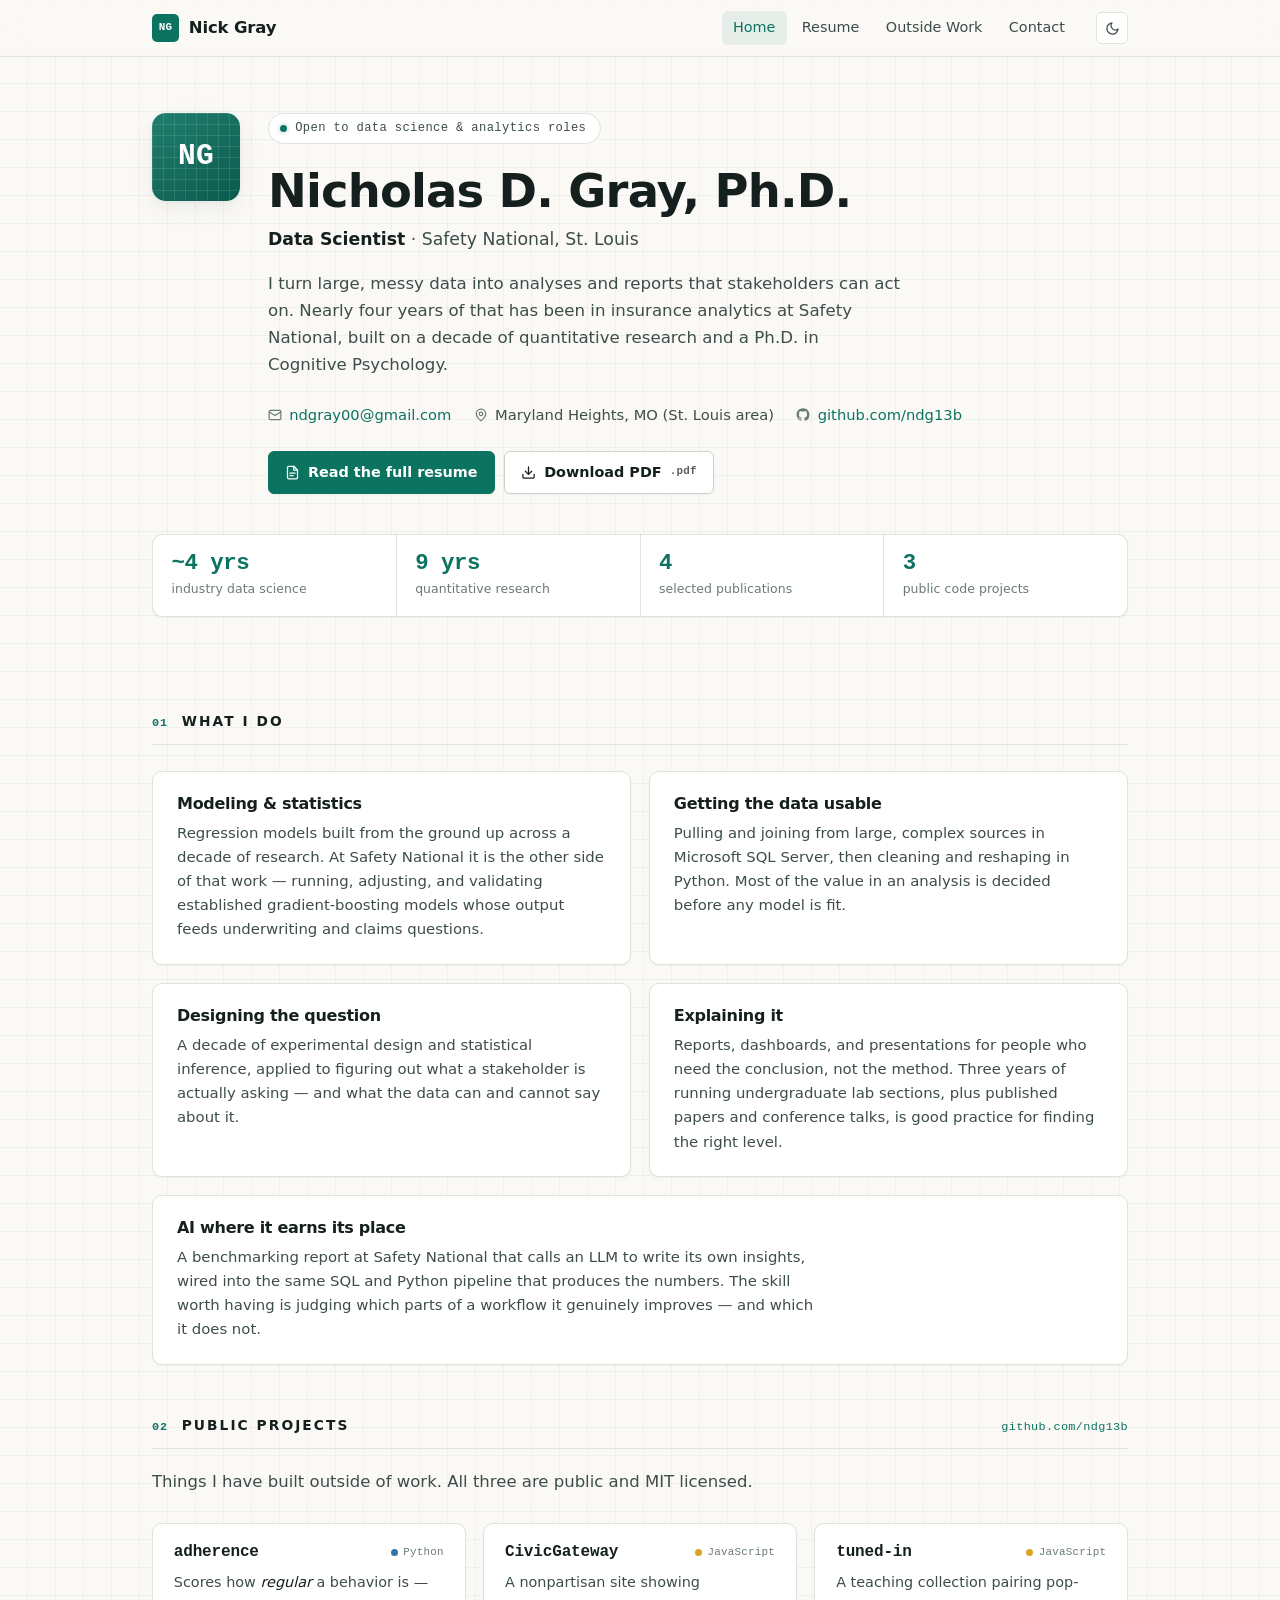
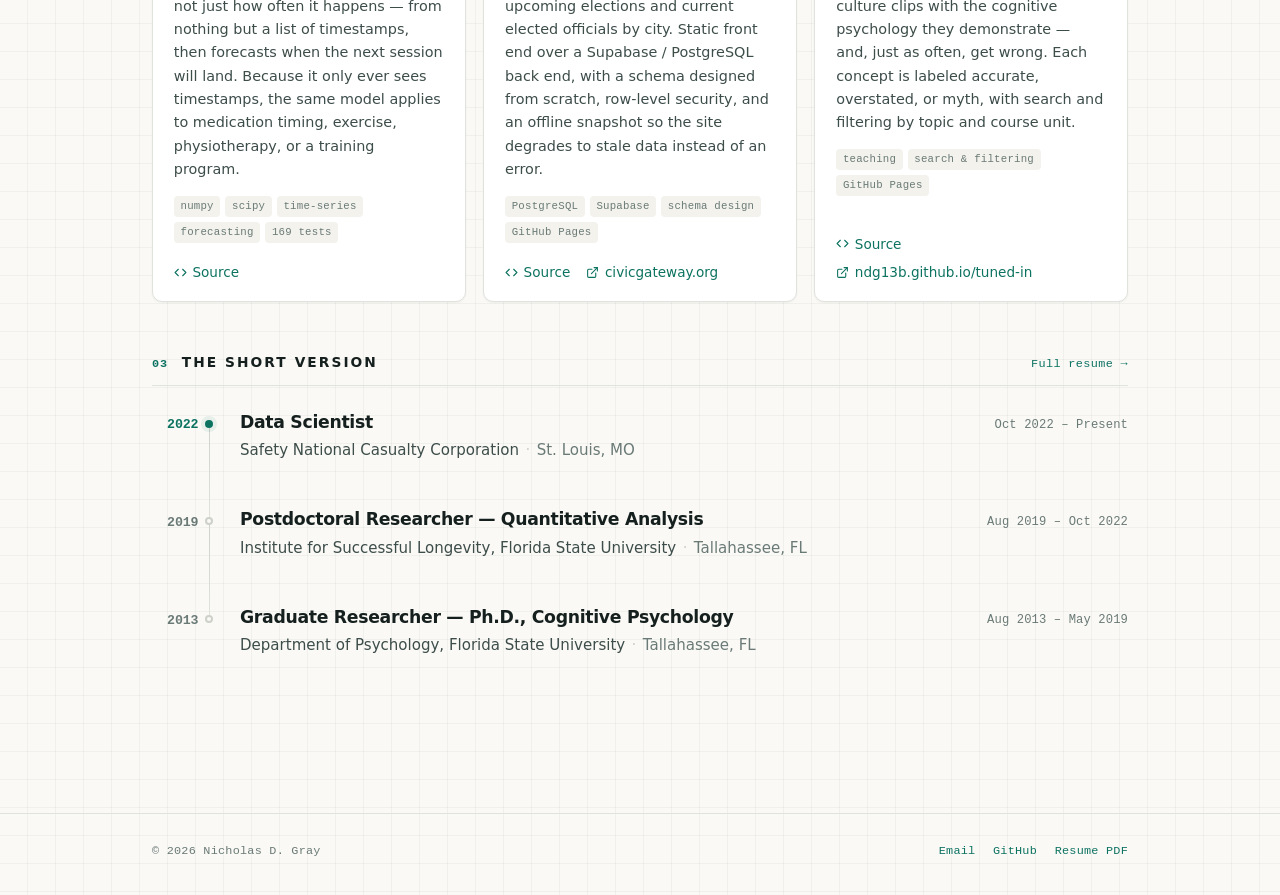
<file: index.html>
<!DOCTYPE html>
<html lang="en">

<head>
  <meta charset="utf-8">
  <meta name="viewport" content="width=device-width, initial-scale=1">
  <title>Nicholas D. Gray, Ph.D.</title>
  <meta name="description" content="Nicholas D. Gray, Ph.D. — data scientist in the St. Louis area working in insurance analytics, applied statistics, and quantitative research.">
  <meta name="color-scheme" content="light dark">
  <link rel="stylesheet" href="assets/style.css">
  <link rel="icon" href="data:image/svg+xml,<svg xmlns='http://www.w3.org/2000/svg' viewBox='0 0 32 32'><rect width='32' height='32' rx='7' fill='%230d7361'/><text x='16' y='22' font-family='monospace' font-size='15' font-weight='700' fill='white' text-anchor='middle'>NG</text></svg>">
  <script>
    (function () {
      try {
        var saved = localStorage.getItem('theme');
        if (saved === 'dark' || saved === 'light') {
          document.documentElement.setAttribute('data-theme', saved);
        }
      } catch (err) { /* private mode: fall back to the system theme */ }
    })();
  </script>
</head>

<body>
  <a class="skip-link" href="#main">Skip to content</a>
  <header class="masthead">
    <div class="wrap masthead__inner">
      <a class="brand" href="index.html">
        <span class="brand__mark" aria-hidden="true">NG</span>
        <span>Nick Gray</span>
      </a>
      <nav class="nav" aria-label="Main">
        <a href="index.html" aria-current="page">Home</a>
        <a href="resume.html">Resume</a>
        <a href="hobbies.html">Outside Work</a>
        <a href="contact-me.html">Contact</a>
      </nav>
      <button class="theme-toggle" type="button" id="theme-toggle"
              aria-label="Switch between light and dark theme">
        <svg class="icon-moon" viewBox="0 0 24 24" fill="none" stroke="currentColor" stroke-width="2" stroke-linecap="round" stroke-linejoin="round" aria-hidden="true"><path d="M21 12.8A9 9 0 1 1 11.2 3a7 7 0 0 0 9.8 9.8Z"/></svg>
        <svg class="icon-sun" viewBox="0 0 24 24" fill="none" stroke="currentColor" stroke-width="2" stroke-linecap="round" stroke-linejoin="round" aria-hidden="true"><circle cx="12" cy="12" r="4"/><path d="M12 2v2M12 20v2M4.9 4.9l1.4 1.4M17.7 17.7l1.4 1.4M2 12h2M20 12h2M4.9 19.1l1.4-1.4M17.7 6.3l1.4-1.4"/></svg>
      </button>
    </div>
  </header>

  <main id="main">
    <section class="wrap hero">
      <div class="hero__grid">
        <div class="monogram" aria-hidden="true">NG</div>
        <div>
          <!-- Remove this pill if you would rather not advertise that you are looking. -->
          <p class="availability"><span class="dot" aria-hidden="true"></span>Open to data science &amp; analytics roles</p>
          <h1>Nicholas D. Gray, Ph.D.</h1>
          <p class="hero__role"><strong>Data Scientist</strong> &middot; Safety National, St.&nbsp;Louis</p>
          <p class="hero__summary">I turn large, messy data into analyses and reports that stakeholders can act
            on. Nearly four years of that has been in insurance analytics at Safety National, built on a decade
            of quantitative research and a Ph.D. in Cognitive Psychology.</p>
          <ul class="contact-rail">
            <li><svg viewBox="0 0 24 24" fill="none" stroke="currentColor" stroke-width="2" stroke-linecap="round" stroke-linejoin="round" aria-hidden="true"><rect x="2" y="4" width="20" height="16" rx="2"/><path d="m2 7 10 6 10-6"/></svg><a href="mailto:ndgray00@gmail.com">ndgray00@gmail.com</a></li>
            <li><svg viewBox="0 0 24 24" fill="none" stroke="currentColor" stroke-width="2" stroke-linecap="round" stroke-linejoin="round" aria-hidden="true"><path d="M20 10c0 6-8 12-8 12s-8-6-8-12a8 8 0 0 1 16 0Z"/><circle cx="12" cy="10" r="3"/></svg><span>Maryland Heights, MO (St. Louis area)</span></li>
            <li><svg viewBox="0 0 24 24" fill="currentColor" aria-hidden="true"><path d="M12 .5C5.73.5.98 5.24.98 11.52c0 4.86 3.15 8.98 7.52 10.44.55.1.75-.24.75-.53 0-.26-.01-1.13-.02-2.05-3.06.66-3.71-1.3-3.71-1.3-.5-1.27-1.22-1.61-1.22-1.61-1-.68.08-.67.08-.67 1.1.08 1.68 1.13 1.68 1.13.98 1.68 2.57 1.2 3.2.92.1-.71.38-1.2.7-1.47-2.44-.28-5.01-1.22-5.01-5.44 0-1.2.43-2.18 1.13-2.95-.11-.28-.49-1.4.11-2.92 0 0 .92-.3 3.02 1.13a10.4 10.4 0 0 1 5.5 0c2.1-1.43 3.02-1.13 3.02-1.13.6 1.52.22 2.64.11 2.92.7.77 1.13 1.75 1.13 2.95 0 4.23-2.58 5.16-5.03 5.43.4.34.75 1 .75 2.03 0 1.47-.02 2.65-.02 3.01 0 .29.2.64.76.53a10.55 10.55 0 0 0 7.51-10.44C23.02 5.24 18.27.5 12 .5Z"/></svg><a href="https://github.com/ndg13b" rel="noopener">github.com/ndg13b</a></li>
          </ul>

          <div class="btn-row" style="margin-top: 1.5rem;">
            <a class="btn btn--primary" href="resume.html">
              <svg viewBox="0 0 24 24" fill="none" stroke="currentColor" stroke-width="2" stroke-linecap="round" stroke-linejoin="round" aria-hidden="true"><path d="M14 2H6a2 2 0 0 0-2 2v16a2 2 0 0 0 2 2h12a2 2 0 0 0 2-2V8Z"/><path d="M14 2v6h6"/><path d="M8 13h8M8 17h5"/></svg>
              Read the full resume
            </a>
            <a class="btn" href="assets/Nicholas_Gray_Resume.pdf" download>
              <svg viewBox="0 0 24 24" fill="none" stroke="currentColor" stroke-width="2" stroke-linecap="round" stroke-linejoin="round" aria-hidden="true"><path d="M21 15v4a2 2 0 0 1-2 2H5a2 2 0 0 1-2-2v-4"/><path d="m7 10 5 5 5-5"/><path d="M12 15V3"/></svg>
              Download PDF<span class="btn__meta">.pdf</span>
            </a>
          </div>
        </div>
      </div>

      <div class="stats">
        <div class="stat">
          <div class="stat__value">~4 yrs</div>
          <div class="stat__label">industry data science</div>
        </div>
        <div class="stat">
          <div class="stat__value">9 yrs</div>
          <div class="stat__label">quantitative research</div>
        </div>
        <div class="stat">
          <div class="stat__value">4</div>
          <div class="stat__label">selected publications</div>
        </div>
        <div class="stat">
          <div class="stat__value">3</div>
          <div class="stat__label">public code projects</div>
        </div>
      </div>
    </section>

    <section class="wrap section" id="work">
      <div class="section__head">
        <span class="section__num">01</span>
        <h2>What I Do</h2>
      </div>
      <div class="two-col">
        <div class="card">
          <h3 style="font-size: 1rem; margin-bottom: 0.5rem;">Modeling &amp; statistics</h3>
          <p style="font-size: 0.93rem; color: var(--text-soft);">Regression models built from the ground up
            across a decade of research. At Safety National it is the other side of that work &mdash; running,
            adjusting, and validating established gradient-boosting models whose output feeds underwriting and
            claims questions.</p>
        </div>
        <div class="card">
          <h3 style="font-size: 1rem; margin-bottom: 0.5rem;">Getting the data usable</h3>
          <p style="font-size: 0.93rem; color: var(--text-soft);">Pulling and joining from large, complex sources
            in Microsoft SQL Server, then cleaning and reshaping in Python. Most of the value in an analysis is
            decided before any model is fit.</p>
        </div>
        <div class="card">
          <h3 style="font-size: 1rem; margin-bottom: 0.5rem;">Designing the question</h3>
          <p style="font-size: 0.93rem; color: var(--text-soft);">A decade of experimental design and statistical
            inference, applied to figuring out what a stakeholder is actually asking &mdash; and what the data
            can and cannot say about it.</p>
        </div>
        <div class="card">
          <h3 style="font-size: 1rem; margin-bottom: 0.5rem;">Explaining it</h3>
          <p style="font-size: 0.93rem; color: var(--text-soft);">Reports, dashboards, and presentations for people
            who need the conclusion, not the method. Three years of running undergraduate lab sections, plus
            published papers and conference talks, is good practice for finding the right level.</p>
        </div>
        <div class="card">
          <h3 style="font-size: 1rem; margin-bottom: 0.5rem;">AI where it earns its place</h3>
          <p style="font-size: 0.93rem; color: var(--text-soft);">A benchmarking report at Safety National that
            calls an LLM to write its own insights, wired into the same SQL and Python pipeline that produces
            the numbers. The skill worth having is judging which parts of a workflow it genuinely improves
            &mdash; and which it does not.</p>
        </div>
      </div>
    </section>

    <section class="wrap section" id="projects">
      <div class="section__head">
        <span class="section__num">02</span>
        <h2>Public Projects</h2>
        <span class="section__aside"><a href="https://github.com/ndg13b" rel="noopener">github.com/ndg13b</a></span>
      </div>
      <p class="section__intro">Things I have built outside of work. All three are public and MIT licensed.</p>
      <div class="project-grid">
        <article class="project">
          <div class="project__head">
            <h3 class="project__name"><a href="https://github.com/ndg13b/adherence" rel="noopener">adherence</a></h3>
            <span class="lang" data-lang="Python"><span class="dot"></span>Python</span>
          </div>
          <p class="project__blurb">Scores how <em>regular</em> a behavior is &mdash; not just how often it
            happens &mdash; from nothing but a list of timestamps, then forecasts when the next session will
            land. Because it only ever sees timestamps, the same model applies to medication timing, exercise,
            physiotherapy, or a training program.</p>
          <ul class="project__tags"><li>numpy</li><li>scipy</li><li>time-series</li><li>forecasting</li><li>169 tests</li></ul>
          <div class="project__links">
            <a href="https://github.com/ndg13b/adherence" rel="noopener"><svg viewBox="0 0 24 24" fill="none" stroke="currentColor" stroke-width="2" stroke-linecap="round" stroke-linejoin="round" aria-hidden="true"><path d="m16 18 6-6-6-6"/><path d="m8 6-6 6 6 6"/></svg>Source</a>
          </div>
        </article>
        <article class="project">
          <div class="project__head">
            <h3 class="project__name"><a href="https://github.com/ndg13b/CivicGateway" rel="noopener">CivicGateway</a></h3>
            <span class="lang" data-lang="JavaScript"><span class="dot"></span>JavaScript</span>
          </div>
          <p class="project__blurb">A nonpartisan site showing upcoming elections and current elected officials
            by city. Static front end over a Supabase / PostgreSQL back end, with a schema designed from scratch,
            row-level security, and an offline snapshot so the site degrades to stale data instead of an error.</p>
          <ul class="project__tags"><li>PostgreSQL</li><li>Supabase</li><li>schema design</li><li>GitHub Pages</li></ul>
          <div class="project__links">
            <a href="https://github.com/ndg13b/CivicGateway" rel="noopener"><svg viewBox="0 0 24 24" fill="none" stroke="currentColor" stroke-width="2" stroke-linecap="round" stroke-linejoin="round" aria-hidden="true"><path d="m16 18 6-6-6-6"/><path d="m8 6-6 6 6 6"/></svg>Source</a>
            <a href="https://civicgateway.org/" rel="noopener"><svg viewBox="0 0 24 24" fill="none" stroke="currentColor" stroke-width="2" stroke-linecap="round" stroke-linejoin="round" aria-hidden="true"><path d="M15 3h6v6"/><path d="M10 14 21 3"/><path d="M18 13v6a2 2 0 0 1-2 2H5a2 2 0 0 1-2-2V8a2 2 0 0 1 2-2h6"/></svg>civicgateway.org</a>
          </div>
        </article>
        <article class="project">
          <div class="project__head">
            <h3 class="project__name"><a href="https://github.com/ndg13b/tuned-in" rel="noopener">tuned-in</a></h3>
            <span class="lang" data-lang="JavaScript"><span class="dot"></span>JavaScript</span>
          </div>
          <p class="project__blurb">A teaching collection pairing pop-culture clips with the cognitive psychology
            they demonstrate &mdash; and, just as often, get wrong. Each concept is labeled accurate, overstated,
            or myth, with search and filtering by topic and course unit.</p>
          <ul class="project__tags"><li>teaching</li><li>search &amp; filtering</li><li>GitHub Pages</li></ul>
          <div class="project__links">
            <a href="https://github.com/ndg13b/tuned-in" rel="noopener"><svg viewBox="0 0 24 24" fill="none" stroke="currentColor" stroke-width="2" stroke-linecap="round" stroke-linejoin="round" aria-hidden="true"><path d="m16 18 6-6-6-6"/><path d="m8 6-6 6 6 6"/></svg>Source</a>
            <a href="https://ndg13b.github.io/tuned-in/" rel="noopener"><svg viewBox="0 0 24 24" fill="none" stroke="currentColor" stroke-width="2" stroke-linecap="round" stroke-linejoin="round" aria-hidden="true"><path d="M15 3h6v6"/><path d="M10 14 21 3"/><path d="M18 13v6a2 2 0 0 1-2 2H5a2 2 0 0 1-2-2V8a2 2 0 0 1 2-2h6"/></svg>ndg13b.github.io/tuned-in</a>
          </div>
        </article>
      </div>
    </section>

    <section class="wrap section" id="background">
      <div class="section__head">
        <span class="section__num">03</span>
        <h2>The Short Version</h2>
        <span class="section__aside"><a href="resume.html">Full resume &rarr;</a></span>
      </div>
      <div class="timeline">
        <article class="job job--current">
          <div class="job__year" aria-hidden="true">2022</div>
          <div class="job__head">
            <h3 class="job__role">Data Scientist</h3>
            <span class="job__dates">Oct 2022 &ndash; Present</span>
          </div>
          <div class="job__org">Safety National Casualty Corporation<span class="sep">&middot;</span><span class="place">St. Louis, MO</span></div>
        </article>
        <article class="job">
          <div class="job__year" aria-hidden="true">2019</div>
          <div class="job__head">
            <h3 class="job__role">Postdoctoral Researcher &mdash; Quantitative Analysis</h3>
            <span class="job__dates">Aug 2019 &ndash; Oct 2022</span>
          </div>
          <div class="job__org">Institute for Successful Longevity, Florida State University<span class="sep">&middot;</span><span class="place">Tallahassee, FL</span></div>
        </article>
        <article class="job">
          <div class="job__year" aria-hidden="true">2013</div>
          <div class="job__head">
            <h3 class="job__role">Graduate Researcher &mdash; Ph.D., Cognitive Psychology</h3>
            <span class="job__dates">Aug 2013 &ndash; May 2019</span>
          </div>
          <div class="job__org">Department of Psychology, Florida State University<span class="sep">&middot;</span><span class="place">Tallahassee, FL</span></div>
        </article>
      </div>
    </section>
  </main>

  <footer class="footer">
    <div class="wrap footer__inner">
      <p>&copy; 2026 Nicholas D. Gray</p>
      <div class="footer__links">
        <a href="mailto:ndgray00@gmail.com">Email</a>
        <a href="https://github.com/ndg13b" rel="noopener">GitHub</a>
        <a href="assets/Nicholas_Gray_Resume.pdf">Resume&nbsp;PDF</a>
      </div>
    </div>
  </footer>

  <script>
    (function () {
      var btn = document.getElementById('theme-toggle');
      if (!btn) return;
      btn.addEventListener('click', function () {
        var root = document.documentElement;
        var explicit = root.getAttribute('data-theme');
        var dark = explicit
          ? explicit === 'dark'
          : window.matchMedia('(prefers-color-scheme: dark)').matches;
        var next = dark ? 'light' : 'dark';
        root.setAttribute('data-theme', next);
        try { localStorage.setItem('theme', next); } catch (err) { /* ignore */ }
      });
    })();
  </script>
</body>

</html>
</file>
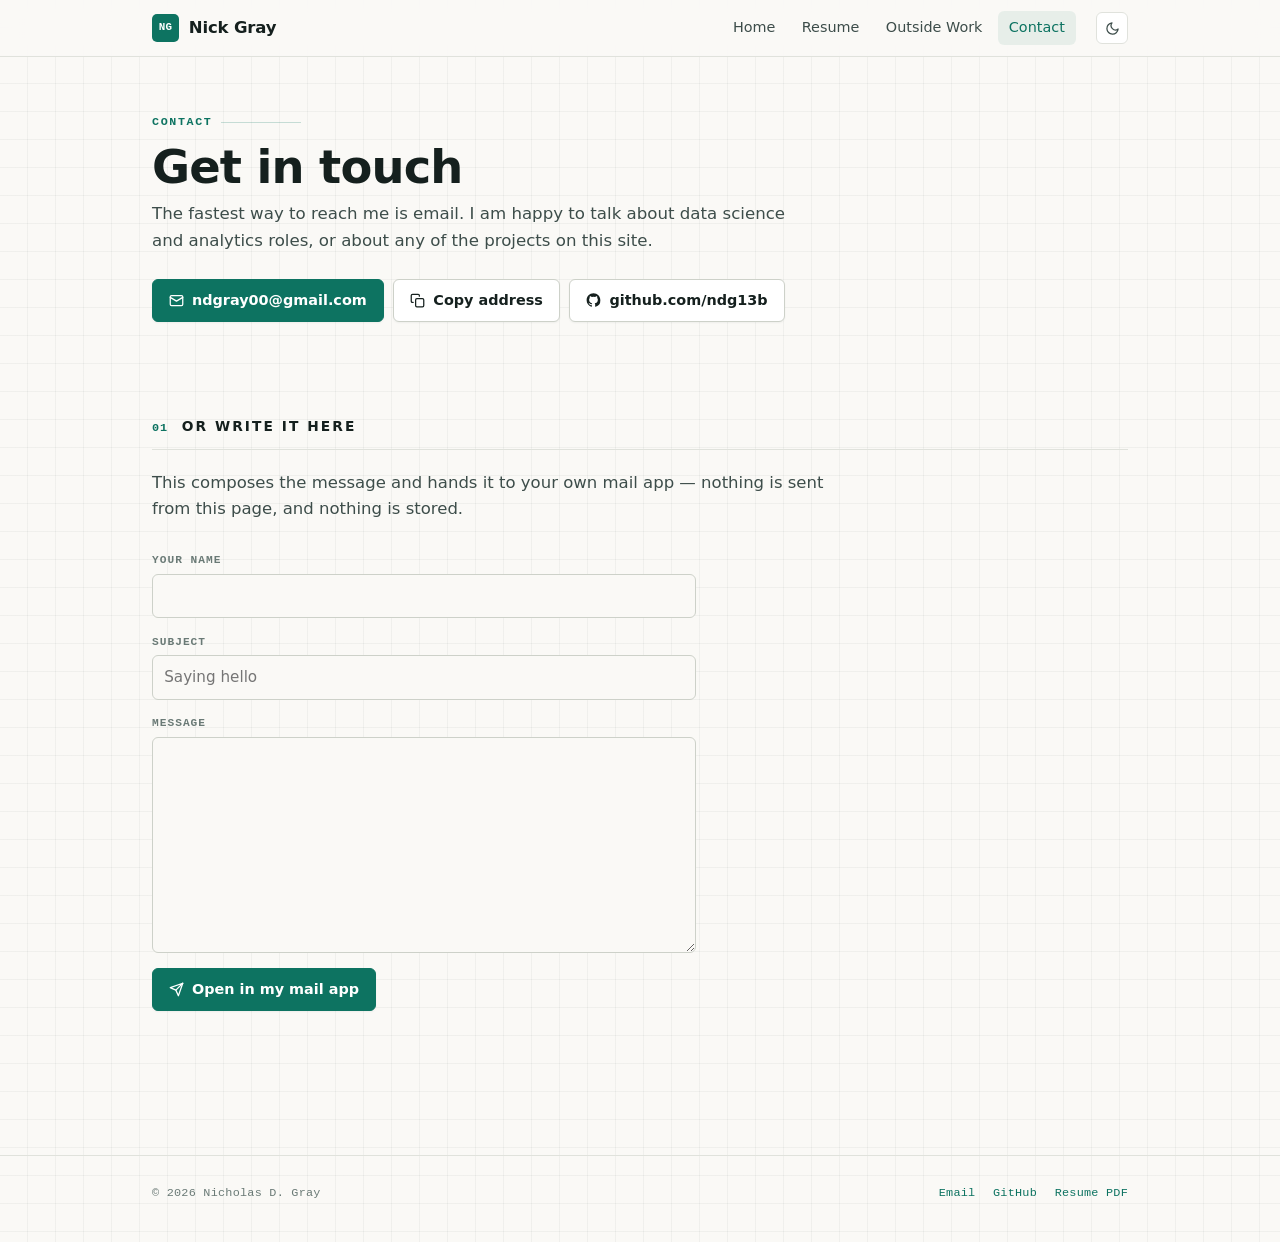
<file: contact-me.html>
<!DOCTYPE html>
<html lang="en">

<head>
  <meta charset="utf-8">
  <meta name="viewport" content="width=device-width, initial-scale=1">
  <title>Nicholas D. Gray, Ph.D. — Contact</title>
  <meta name="description" content="Get in touch with Nicholas D. Gray, Ph.D., data scientist in the St. Louis area.">
  <meta name="color-scheme" content="light dark">
  <link rel="stylesheet" href="assets/style.css">
  <link rel="icon" href="data:image/svg+xml,<svg xmlns='http://www.w3.org/2000/svg' viewBox='0 0 32 32'><rect width='32' height='32' rx='7' fill='%230d7361'/><text x='16' y='22' font-family='monospace' font-size='15' font-weight='700' fill='white' text-anchor='middle'>NG</text></svg>">
  <script>
    (function () {
      try {
        var saved = localStorage.getItem('theme');
        if (saved === 'dark' || saved === 'light') {
          document.documentElement.setAttribute('data-theme', saved);
        }
      } catch (err) { /* private mode: fall back to the system theme */ }
    })();
  </script>
</head>

<body>
  <a class="skip-link" href="#main">Skip to content</a>
  <header class="masthead">
    <div class="wrap masthead__inner">
      <a class="brand" href="index.html">
        <span class="brand__mark" aria-hidden="true">NG</span>
        <span>Nick Gray</span>
      </a>
      <nav class="nav" aria-label="Main">
        <a href="index.html">Home</a>
        <a href="resume.html">Resume</a>
        <a href="hobbies.html">Outside Work</a>
        <a href="contact-me.html" aria-current="page">Contact</a>
      </nav>
      <button class="theme-toggle" type="button" id="theme-toggle"
              aria-label="Switch between light and dark theme">
        <svg class="icon-moon" viewBox="0 0 24 24" fill="none" stroke="currentColor" stroke-width="2" stroke-linecap="round" stroke-linejoin="round" aria-hidden="true"><path d="M21 12.8A9 9 0 1 1 11.2 3a7 7 0 0 0 9.8 9.8Z"/></svg>
        <svg class="icon-sun" viewBox="0 0 24 24" fill="none" stroke="currentColor" stroke-width="2" stroke-linecap="round" stroke-linejoin="round" aria-hidden="true"><circle cx="12" cy="12" r="4"/><path d="M12 2v2M12 20v2M4.9 4.9l1.4 1.4M17.7 17.7l1.4 1.4M2 12h2M20 12h2M4.9 19.1l1.4-1.4M17.7 6.3l1.4-1.4"/></svg>
      </button>
    </div>
  </header>

  <main id="main">
    <section class="wrap hero">
      <p class="eyebrow">Contact</p>
      <h1>Get in touch</h1>
      <p class="hero__summary">The fastest way to reach me is email. I am happy to talk about data science
        and analytics roles, or about any of the projects on this site.</p>

      <div class="btn-row">
        <a class="btn btn--primary" href="mailto:ndgray00@gmail.com">
          <svg viewBox="0 0 24 24" fill="none" stroke="currentColor" stroke-width="2" stroke-linecap="round" stroke-linejoin="round" aria-hidden="true"><rect x="2" y="4" width="20" height="16" rx="2"/><path d="m2 7 10 6 10-6"/></svg>
          ndgray00@gmail.com
        </a>
        <button class="btn" type="button" id="copy-email" data-email="ndgray00@gmail.com">
          <svg viewBox="0 0 24 24" fill="none" stroke="currentColor" stroke-width="2" stroke-linecap="round" stroke-linejoin="round" aria-hidden="true"><rect x="9" y="9" width="13" height="13" rx="2"/><path d="M5 15H4a2 2 0 0 1-2-2V4a2 2 0 0 1 2-2h9a2 2 0 0 1 2 2v1"/></svg>
          <span id="copy-label">Copy address</span>
        </button>
        <a class="btn" href="https://github.com/ndg13b" rel="noopener">
          <svg viewBox="0 0 24 24" fill="currentColor" aria-hidden="true"><path d="M12 .5C5.73.5.98 5.24.98 11.52c0 4.86 3.15 8.98 7.52 10.44.55.1.75-.24.75-.53 0-.26-.01-1.13-.02-2.05-3.06.66-3.71-1.3-3.71-1.3-.5-1.27-1.22-1.61-1.22-1.61-1-.68.08-.67.08-.67 1.1.08 1.68 1.13 1.68 1.13.98 1.68 2.57 1.2 3.2.92.1-.71.38-1.2.7-1.47-2.44-.28-5.01-1.22-5.01-5.44 0-1.2.43-2.18 1.13-2.95-.11-.28-.49-1.4.11-2.92 0 0 .92-.3 3.02 1.13a10.4 10.4 0 0 1 5.5 0c2.1-1.43 3.02-1.13 3.02-1.13.6 1.52.22 2.64.11 2.92.7.77 1.13 1.75 1.13 2.95 0 4.23-2.58 5.16-5.03 5.43.4.34.75 1 .75 2.03 0 1.47-.02 2.65-.02 3.01 0 .29.2.64.76.53a10.55 10.55 0 0 0 7.51-10.44C23.02 5.24 18.27.5 12 .5Z"/></svg>
          github.com/ndg13b
        </a>
      </div>
    </section>

    <section class="wrap section">
      <div class="section__head">
        <span class="section__num">01</span>
        <h2>Or write it here</h2>
      </div>
      <p class="section__intro">This composes the message and hands it to your own mail app &mdash; nothing is
        sent from this page, and nothing is stored.</p>

      <form class="form-grid" id="contact-form">
        <div class="field">
          <label for="name">Your name</label>
          <input type="text" id="name" name="name" autocomplete="name">
        </div>
        <div class="field">
          <label for="subject">Subject</label>
          <input type="text" id="subject" name="subject" placeholder="Saying hello">
        </div>
        <div class="field">
          <label for="message">Message</label>
          <textarea id="message" name="message" rows="8"></textarea>
        </div>
        <div class="btn-row">
          <button class="btn btn--primary" type="submit">
            <svg viewBox="0 0 24 24" fill="none" stroke="currentColor" stroke-width="2" stroke-linecap="round" stroke-linejoin="round" aria-hidden="true"><path d="M22 2 11 13"/><path d="M22 2 15 22l-4-9-9-4Z"/></svg>
            Open in my mail app
          </button>
        </div>
      </form>
    </section>
  </main>

  <footer class="footer">
    <div class="wrap footer__inner">
      <p>&copy; 2026 Nicholas D. Gray</p>
      <div class="footer__links">
        <a href="mailto:ndgray00@gmail.com">Email</a>
        <a href="https://github.com/ndg13b" rel="noopener">GitHub</a>
        <a href="assets/Nicholas_Gray_Resume.pdf">Resume&nbsp;PDF</a>
      </div>
    </div>
  </footer>

  <script>
    (function () {
      var btn = document.getElementById('theme-toggle');
      if (btn) {
        btn.addEventListener('click', function () {
          var root = document.documentElement;
          var explicit = root.getAttribute('data-theme');
          var dark = explicit
            ? explicit === 'dark'
            : window.matchMedia('(prefers-color-scheme: dark)').matches;
          var next = dark ? 'light' : 'dark';
          root.setAttribute('data-theme', next);
          try { localStorage.setItem('theme', next); } catch (err) { /* ignore */ }
        });
      }

      // Compose a mailto: link rather than posting the form. A form posting to a
      // mailto: action is unreliable in modern browsers; this is not.
      var form = document.getElementById('contact-form');
      if (form) {
        form.addEventListener('submit', function (event) {
          event.preventDefault();
          var name = document.getElementById('name').value.trim();
          var subject = document.getElementById('subject').value.trim() || 'Hello from your site';
          var body = document.getElementById('message').value;
          if (name) { body += '\n\n— ' + name; }
          window.location.href = 'mailto:ndgray00@gmail.com'
            + '?subject=' + encodeURIComponent(subject)
            + '&body=' + encodeURIComponent(body);
        });
      }

      var copy = document.getElementById('copy-email');
      if (copy && navigator.clipboard) {
        copy.addEventListener('click', function () {
          navigator.clipboard.writeText(copy.dataset.email).then(function () {
            var label = document.getElementById('copy-label');
            label.textContent = 'Copied';
            setTimeout(function () { label.textContent = 'Copy address'; }, 1800);
          });
        });
      }
    })();
  </script>
</body>

</html>
</file>
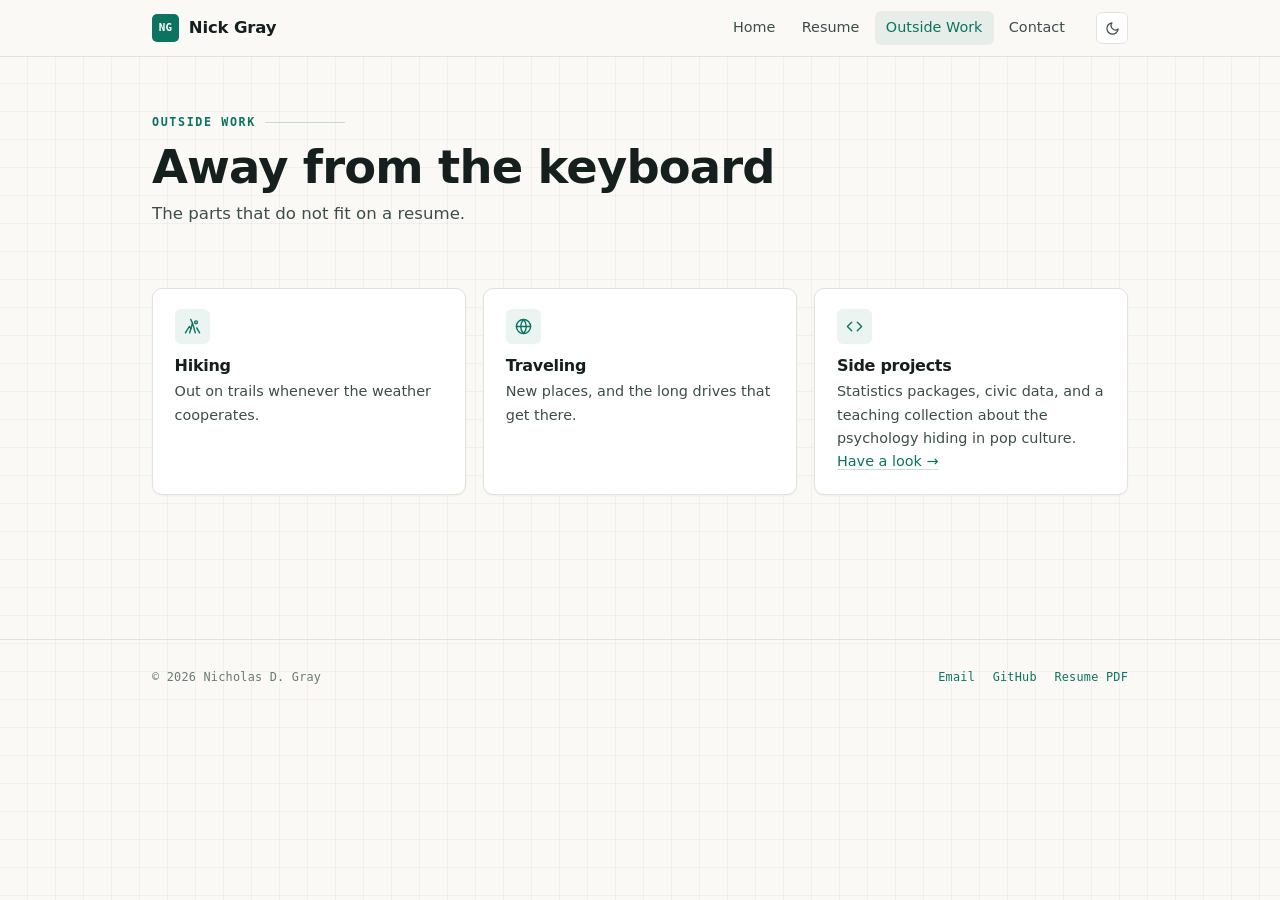
<file: hobbies.html>
<!DOCTYPE html>
<html lang="en">

<head>
  <meta charset="utf-8">
  <meta name="viewport" content="width=device-width, initial-scale=1">
  <title>Nicholas D. Gray, Ph.D. — Outside Work</title>
  <meta name="description" content="What Nicholas D. Gray gets up to away from the keyboard.">
  <meta name="color-scheme" content="light dark">
  <link rel="stylesheet" href="assets/style.css">
  <link rel="icon" href="data:image/svg+xml,<svg xmlns='http://www.w3.org/2000/svg' viewBox='0 0 32 32'><rect width='32' height='32' rx='7' fill='%230d7361'/><text x='16' y='22' font-family='monospace' font-size='15' font-weight='700' fill='white' text-anchor='middle'>NG</text></svg>">
  <script>
    (function () {
      try {
        var saved = localStorage.getItem('theme');
        if (saved === 'dark' || saved === 'light') {
          document.documentElement.setAttribute('data-theme', saved);
        }
      } catch (err) { /* private mode: fall back to the system theme */ }
    })();
  </script>
</head>

<body>
  <a class="skip-link" href="#main">Skip to content</a>
  <header class="masthead">
    <div class="wrap masthead__inner">
      <a class="brand" href="index.html">
        <span class="brand__mark" aria-hidden="true">NG</span>
        <span>Nick Gray</span>
      </a>
      <nav class="nav" aria-label="Main">
        <a href="index.html">Home</a>
        <a href="resume.html">Resume</a>
        <a href="hobbies.html" aria-current="page">Outside Work</a>
        <a href="contact-me.html">Contact</a>
      </nav>
      <button class="theme-toggle" type="button" id="theme-toggle"
              aria-label="Switch between light and dark theme">
        <svg class="icon-moon" viewBox="0 0 24 24" fill="none" stroke="currentColor" stroke-width="2" stroke-linecap="round" stroke-linejoin="round" aria-hidden="true"><path d="M21 12.8A9 9 0 1 1 11.2 3a7 7 0 0 0 9.8 9.8Z"/></svg>
        <svg class="icon-sun" viewBox="0 0 24 24" fill="none" stroke="currentColor" stroke-width="2" stroke-linecap="round" stroke-linejoin="round" aria-hidden="true"><circle cx="12" cy="12" r="4"/><path d="M12 2v2M12 20v2M4.9 4.9l1.4 1.4M17.7 17.7l1.4 1.4M2 12h2M20 12h2M4.9 19.1l1.4-1.4M17.7 6.3l1.4-1.4"/></svg>
      </button>
    </div>
  </header>

  <main id="main">
    <section class="wrap hero">
      <p class="eyebrow">Outside Work</p>
      <h1>Away from the keyboard</h1>
      <p class="hero__summary">The parts that do not fit on a resume.</p>
    </section>

    <!-- These blurbs are deliberately short — swap in your own detail whenever you like. -->
    <section class="wrap section" style="padding-top: 1rem;">
      <div class="hobby-grid">
        <article class="hobby">
          <div class="hobby__icon">
            <svg viewBox="0 0 24 24" fill="none" stroke="currentColor" stroke-width="2" stroke-linecap="round" stroke-linejoin="round" aria-hidden="true"><path d="m8 21 4-14 4 14"/><path d="M12 7 9.5 2"/><path d="m2 21 5.5-9L10 15"/><path d="m22 21-4-7"/><circle cx="17" cy="6" r="2"/></svg>
          </div>
          <h3>Hiking</h3>
          <p>Out on trails whenever the weather cooperates.</p>
        </article>

        <article class="hobby">
          <div class="hobby__icon">
            <svg viewBox="0 0 24 24" fill="none" stroke="currentColor" stroke-width="2" stroke-linecap="round" stroke-linejoin="round" aria-hidden="true"><circle cx="12" cy="12" r="10"/><path d="M2 12h20"/><path d="M12 2a15.3 15.3 0 0 1 4 10 15.3 15.3 0 0 1-4 10 15.3 15.3 0 0 1-4-10 15.3 15.3 0 0 1 4-10Z"/></svg>
          </div>
          <h3>Traveling</h3>
          <p>New places, and the long drives that get there.</p>
        </article>

        <article class="hobby">
          <div class="hobby__icon">
            <svg viewBox="0 0 24 24" fill="none" stroke="currentColor" stroke-width="2" stroke-linecap="round" stroke-linejoin="round" aria-hidden="true"><path d="m16 18 6-6-6-6"/><path d="m8 6-6 6 6 6"/></svg>
          </div>
          <h3>Side projects</h3>
          <p>Statistics packages, civic data, and a teaching collection about the psychology
            hiding in pop culture. <a href="index.html#projects">Have a look &rarr;</a></p>
        </article>
      </div>
    </section>
  </main>

  <footer class="footer">
    <div class="wrap footer__inner">
      <p>&copy; 2026 Nicholas D. Gray</p>
      <div class="footer__links">
        <a href="mailto:ndgray00@gmail.com">Email</a>
        <a href="https://github.com/ndg13b" rel="noopener">GitHub</a>
        <a href="assets/Nicholas_Gray_Resume.pdf">Resume&nbsp;PDF</a>
      </div>
    </div>
  </footer>

  <script>
    (function () {
      var btn = document.getElementById('theme-toggle');
      if (!btn) return;
      btn.addEventListener('click', function () {
        var root = document.documentElement;
        var explicit = root.getAttribute('data-theme');
        var dark = explicit
          ? explicit === 'dark'
          : window.matchMedia('(prefers-color-scheme: dark)').matches;
        var next = dark ? 'light' : 'dark';
        root.setAttribute('data-theme', next);
        try { localStorage.setItem('theme', next); } catch (err) { /* ignore */ }
      });
    })();
  </script>
</body>

</html>
</file>
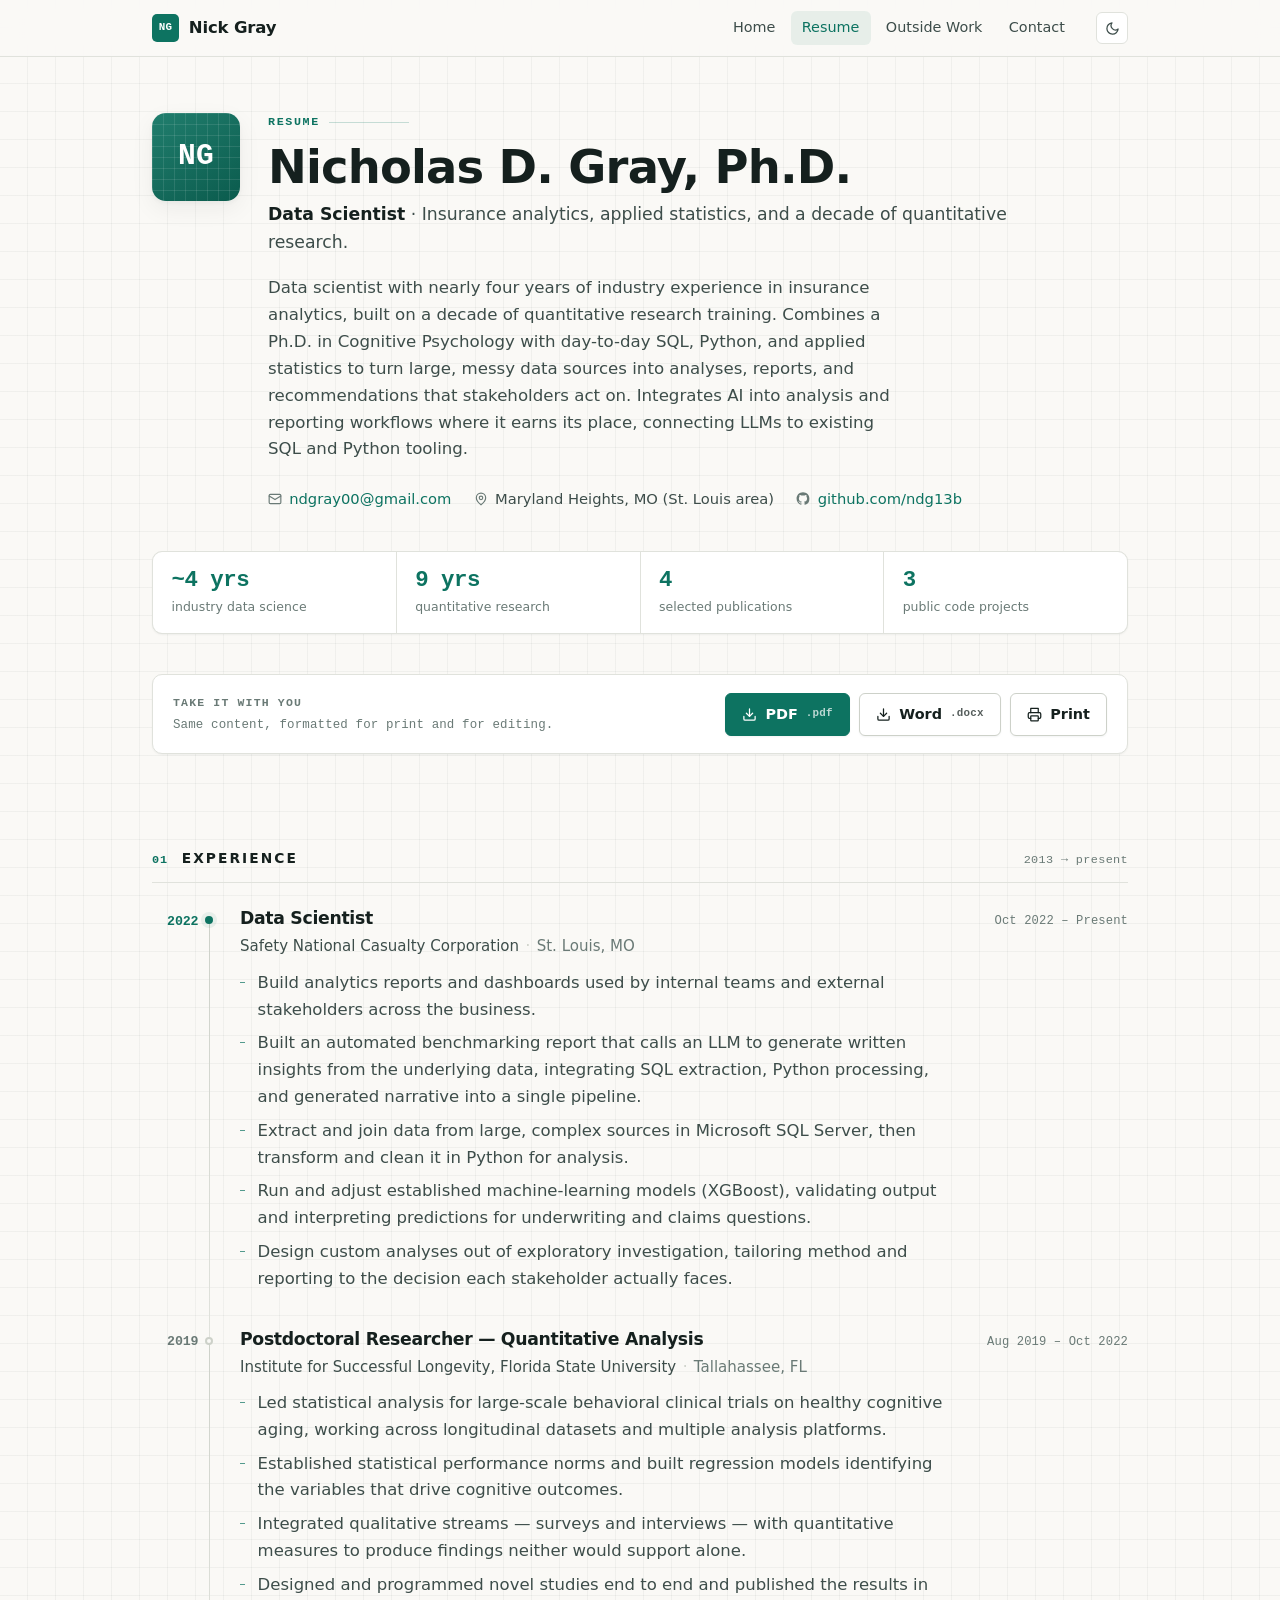
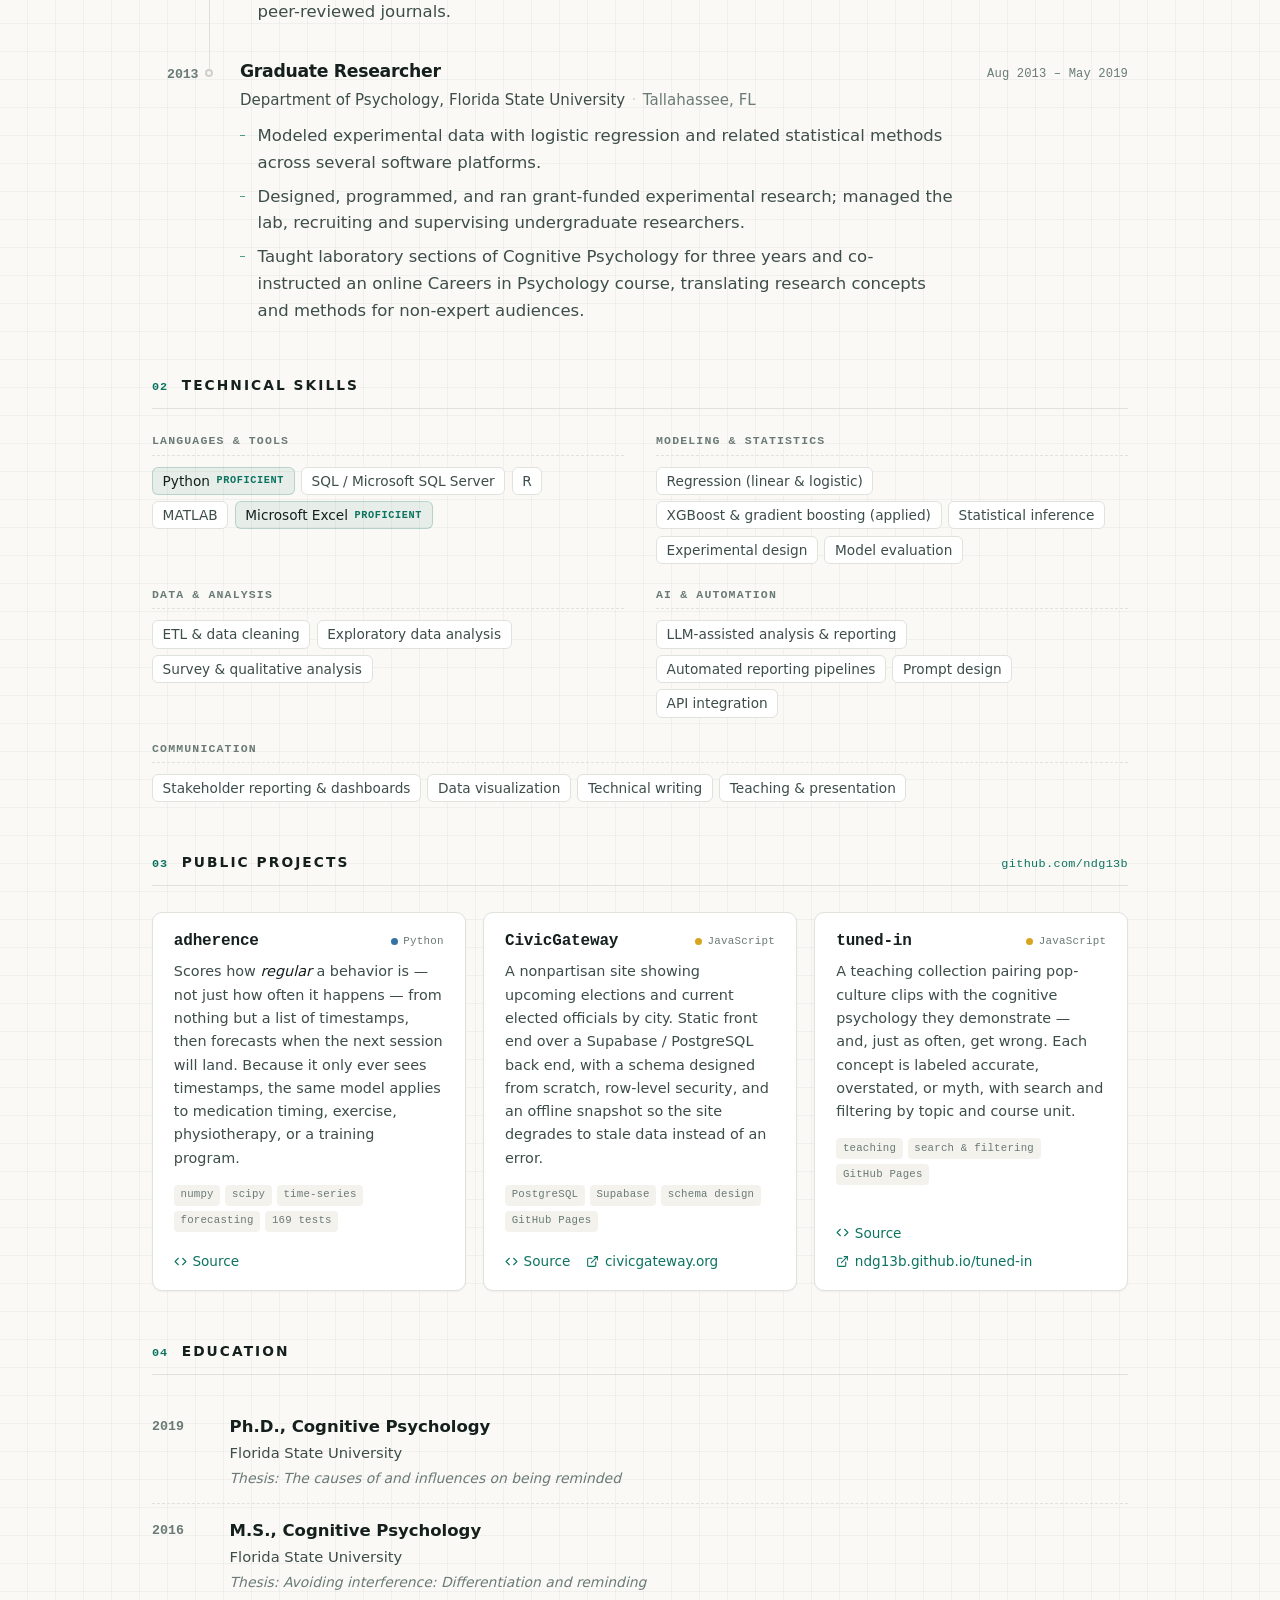
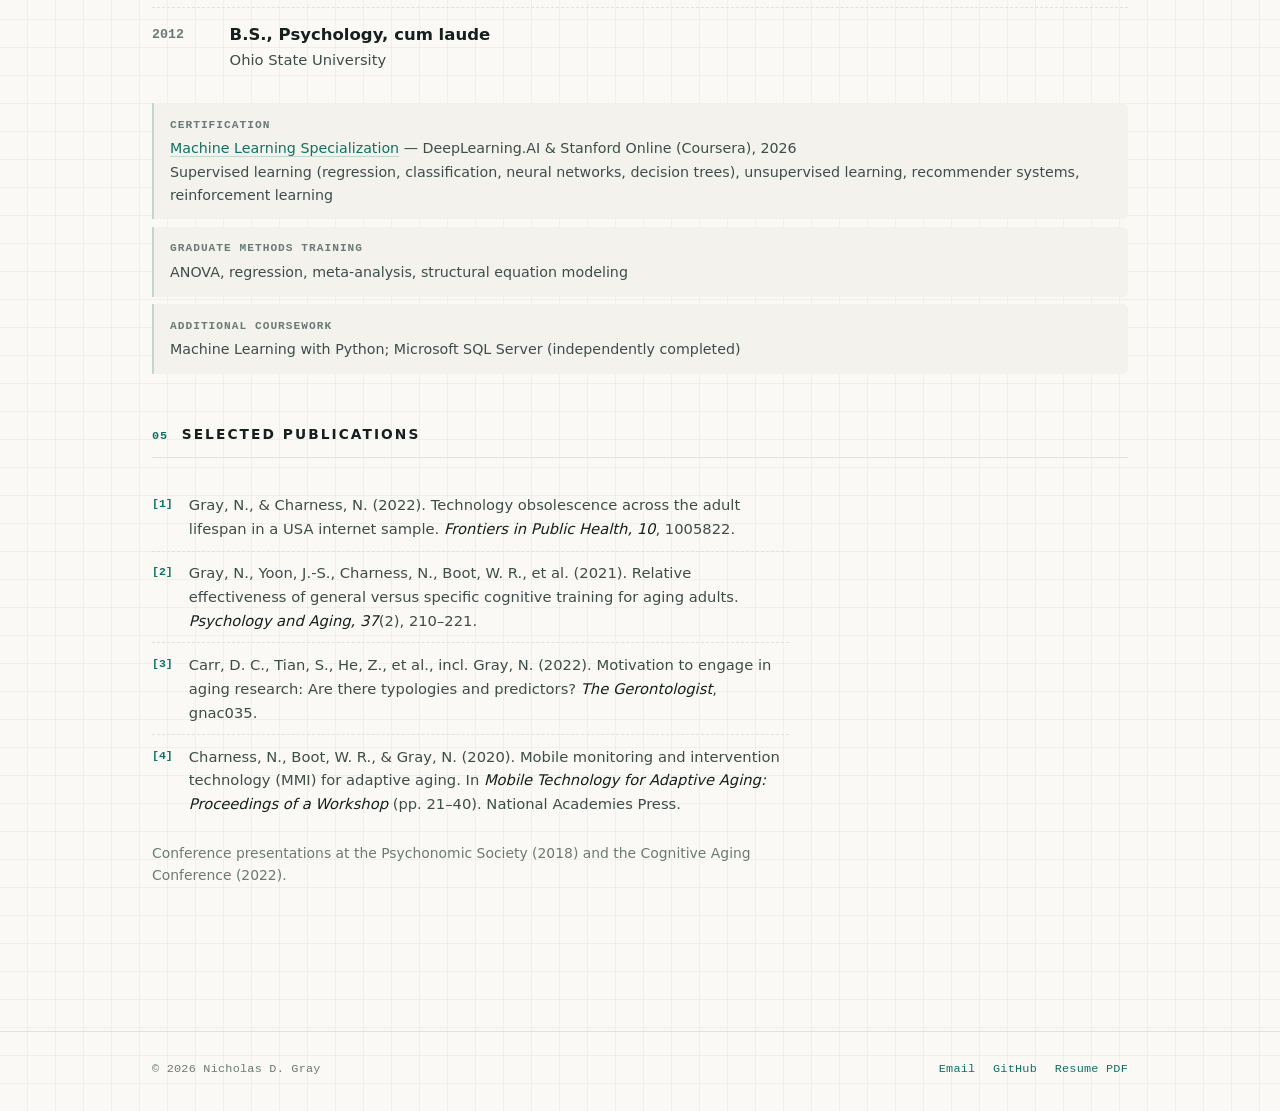
<file: resume.html>
<!DOCTYPE html>
<html lang="en">

<head>
  <meta charset="utf-8">
  <meta name="viewport" content="width=device-width, initial-scale=1">
  <title>Nicholas D. Gray, Ph.D. — Resume</title>
  <meta name="description" content="Data Scientist in Maryland Heights, MO. Insurance analytics, applied statistics, and a decade of quantitative research.">
  <meta name="color-scheme" content="light dark">
  <link rel="stylesheet" href="assets/style.css">
  <link rel="icon" href="data:image/svg+xml,<svg xmlns='http://www.w3.org/2000/svg' viewBox='0 0 32 32'><rect width='32' height='32' rx='7' fill='%230d7361'/><text x='16' y='22' font-family='monospace' font-size='15' font-weight='700' fill='white' text-anchor='middle'>NG</text></svg>">
  <script>
    (function () {
      try {
        var saved = localStorage.getItem('theme');
        if (saved === 'dark' || saved === 'light') {
          document.documentElement.setAttribute('data-theme', saved);
        }
      } catch (err) { /* private mode: fall back to the system theme */ }
    })();
  </script>
</head>

<body>
  <a class="skip-link" href="#main">Skip to content</a>
  <header class="masthead">
    <div class="wrap masthead__inner">
      <a class="brand" href="index.html">
        <span class="brand__mark" aria-hidden="true">NG</span>
        <span>Nick Gray</span>
      </a>
      <nav class="nav" aria-label="Main">
        <a href="index.html">Home</a>
        <a href="resume.html" aria-current="page">Resume</a>
        <a href="hobbies.html">Outside Work</a>
        <a href="contact-me.html">Contact</a>
      </nav>
      <button class="theme-toggle" type="button" id="theme-toggle"
              aria-label="Switch between light and dark theme">
        <svg class="icon-moon" viewBox="0 0 24 24" fill="none" stroke="currentColor" stroke-width="2" stroke-linecap="round" stroke-linejoin="round" aria-hidden="true"><path d="M21 12.8A9 9 0 1 1 11.2 3a7 7 0 0 0 9.8 9.8Z"/></svg>
        <svg class="icon-sun" viewBox="0 0 24 24" fill="none" stroke="currentColor" stroke-width="2" stroke-linecap="round" stroke-linejoin="round" aria-hidden="true"><circle cx="12" cy="12" r="4"/><path d="M12 2v2M12 20v2M4.9 4.9l1.4 1.4M17.7 17.7l1.4 1.4M2 12h2M20 12h2M4.9 19.1l1.4-1.4M17.7 6.3l1.4-1.4"/></svg>
      </button>
    </div>
  </header>

  <main id="main">
    <section class="wrap hero">
      <div class="hero__grid">
        <div class="monogram" aria-hidden="true">NG</div>
        <div>
          <p class="eyebrow">Resume</p>
          <h1>Nicholas D. Gray, Ph.D.</h1>
          <p class="hero__role"><strong>Data Scientist</strong> &middot; Insurance analytics, applied statistics, and a decade of quantitative research.</p>
          <p class="hero__summary">Data scientist with nearly four years of industry experience in insurance analytics, built on a decade of quantitative research training. Combines a Ph.D. in Cognitive Psychology with day-to-day SQL, Python, and applied statistics to turn large, messy data sources into analyses, reports, and recommendations that stakeholders act on. Integrates AI into analysis and reporting workflows where it earns its place, connecting LLMs to existing SQL and Python tooling.</p>
          <ul class="contact-rail">
        <li><svg viewBox="0 0 24 24" fill="none" stroke="currentColor" stroke-width="2" stroke-linecap="round" stroke-linejoin="round" aria-hidden="true"><rect x="2" y="4" width="20" height="16" rx="2"/><path d="m2 7 10 6 10-6"/></svg><a href="mailto:ndgray00@gmail.com">ndgray00@gmail.com</a></li>
        <li><svg viewBox="0 0 24 24" fill="none" stroke="currentColor" stroke-width="2" stroke-linecap="round" stroke-linejoin="round" aria-hidden="true"><path d="M20 10c0 6-8 12-8 12s-8-6-8-12a8 8 0 0 1 16 0Z"/><circle cx="12" cy="10" r="3"/></svg><span>Maryland Heights, MO (St. Louis area)</span></li>
        <li><svg viewBox="0 0 24 24" fill="currentColor" aria-hidden="true"><path d="M12 .5C5.73.5.98 5.24.98 11.52c0 4.86 3.15 8.98 7.52 10.44.55.1.75-.24.75-.53 0-.26-.01-1.13-.02-2.05-3.06.66-3.71-1.3-3.71-1.3-.5-1.27-1.22-1.61-1.22-1.61-1-.68.08-.67.08-.67 1.1.08 1.68 1.13 1.68 1.13.98 1.68 2.57 1.2 3.2.92.1-.71.38-1.2.7-1.47-2.44-.28-5.01-1.22-5.01-5.44 0-1.2.43-2.18 1.13-2.95-.11-.28-.49-1.4.11-2.92 0 0 .92-.3 3.02 1.13a10.4 10.4 0 0 1 5.5 0c2.1-1.43 3.02-1.13 3.02-1.13.6 1.52.22 2.64.11 2.92.7.77 1.13 1.75 1.13 2.95 0 4.23-2.58 5.16-5.03 5.43.4.34.75 1 .75 2.03 0 1.47-.02 2.65-.02 3.01 0 .29.2.64.76.53a10.55 10.55 0 0 0 7.51-10.44C23.02 5.24 18.27.5 12 .5Z"/></svg><a href="https://github.com/ndg13b" rel="noopener">github.com/ndg13b</a></li>
      </ul>
        </div>
      </div>

      <div class="stats">
        <div class="stat">
          <div class="stat__value">~4 yrs</div>
          <div class="stat__label">industry data science</div>
        </div>        <div class="stat">
          <div class="stat__value">9 yrs</div>
          <div class="stat__label">quantitative research</div>
        </div>        <div class="stat">
          <div class="stat__value">4</div>
          <div class="stat__label">selected publications</div>
        </div>        <div class="stat">
          <div class="stat__value">3</div>
          <div class="stat__label">public code projects</div>
        </div>
      </div>

      <div class="downloads no-print">
        <div class="downloads__label">Take it with you
          <span>Same content, formatted for print and for editing.</span>
        </div>
        <div class="btn-row">
          <a class="btn btn--primary" href="assets/Nicholas_Gray_Resume.pdf" download>
            <svg viewBox="0 0 24 24" fill="none" stroke="currentColor" stroke-width="2" stroke-linecap="round" stroke-linejoin="round" aria-hidden="true"><path d="M21 15v4a2 2 0 0 1-2 2H5a2 2 0 0 1-2-2v-4"/><path d="m7 10 5 5 5-5"/><path d="M12 15V3"/></svg>PDF<span class="btn__meta">.pdf</span>
          </a>
          <a class="btn" href="assets/Nicholas_Gray_Resume.docx" download>
            <svg viewBox="0 0 24 24" fill="none" stroke="currentColor" stroke-width="2" stroke-linecap="round" stroke-linejoin="round" aria-hidden="true"><path d="M21 15v4a2 2 0 0 1-2 2H5a2 2 0 0 1-2-2v-4"/><path d="m7 10 5 5 5-5"/><path d="M12 15V3"/></svg>Word<span class="btn__meta">.docx</span>
          </a>
          <button class="btn" type="button" onclick="window.print()">
            <svg viewBox="0 0 24 24" fill="none" stroke="currentColor" stroke-width="2" stroke-linecap="round" stroke-linejoin="round" aria-hidden="true"><path d="M6 9V2h12v7"/><path d="M6 18H4a2 2 0 0 1-2-2v-5a2 2 0 0 1 2-2h16a2 2 0 0 1 2 2v5a2 2 0 0 1-2 2h-2"/><rect x="6" y="14" width="12" height="8" rx="1"/></svg>Print
          </button>
        </div>
      </div>
    </section>

    <section class="wrap section" id="experience">
      <div class="section__head">
        <span class="section__num">01</span>
        <h2>Experience</h2>
        <span class="section__aside">2013 &rarr; present</span>
      </div>
      <div class="timeline">
        <article class="job job--current">
          <div class="job__year" aria-hidden="true">2022</div>
          <div class="job__head">
            <h3 class="job__role">Data Scientist</h3>
            <span class="job__dates">Oct 2022 &ndash; Present</span>
          </div>
          <div class="job__org">Safety National Casualty Corporation<span class="sep">&middot;</span><span class="place">St. Louis, MO</span></div>
          <ul>
            <li>Build analytics reports and dashboards used by internal teams and external stakeholders across the business.</li>
            <li>Built an automated benchmarking report that calls an LLM to generate written insights from the underlying data, integrating SQL extraction, Python processing, and generated narrative into a single pipeline.</li>
            <li>Extract and join data from large, complex sources in Microsoft SQL Server, then transform and clean it in Python for analysis.</li>
            <li>Run and adjust established machine-learning models (XGBoost), validating output and interpreting predictions for underwriting and claims questions.</li>
            <li>Design custom analyses out of exploratory investigation, tailoring method and reporting to the decision each stakeholder actually faces.</li>
          </ul>
        </article>
        <article class="job">
          <div class="job__year" aria-hidden="true">2019</div>
          <div class="job__head">
            <h3 class="job__role">Postdoctoral Researcher — Quantitative Analysis</h3>
            <span class="job__dates">Aug 2019 &ndash; Oct 2022</span>
          </div>
          <div class="job__org">Institute for Successful Longevity, Florida State University<span class="sep">&middot;</span><span class="place">Tallahassee, FL</span></div>
          <ul>
            <li>Led statistical analysis for large-scale behavioral clinical trials on healthy cognitive aging, working across longitudinal datasets and multiple analysis platforms.</li>
            <li>Established statistical performance norms and built regression models identifying the variables that drive cognitive outcomes.</li>
            <li>Integrated qualitative streams — surveys and interviews — with quantitative measures to produce findings neither would support alone.</li>
            <li>Designed and programmed novel studies end to end and published the results in peer-reviewed journals.</li>
          </ul>
        </article>
        <article class="job">
          <div class="job__year" aria-hidden="true">2013</div>
          <div class="job__head">
            <h3 class="job__role">Graduate Researcher</h3>
            <span class="job__dates">Aug 2013 &ndash; May 2019</span>
          </div>
          <div class="job__org">Department of Psychology, Florida State University<span class="sep">&middot;</span><span class="place">Tallahassee, FL</span></div>
          <ul>
            <li>Modeled experimental data with logistic regression and related statistical methods across several software platforms.</li>
            <li>Designed, programmed, and ran grant-funded experimental research; managed the lab, recruiting and supervising undergraduate researchers.</li>
            <li>Taught laboratory sections of Cognitive Psychology for three years and co-instructed an online Careers in Psychology course, translating research concepts and methods for non-expert audiences.</li>
          </ul>
        </article>
      </div>
    </section>

    <section class="wrap section" id="skills">
      <div class="section__head">
        <span class="section__num">02</span>
        <h2>Technical Skills</h2>
      </div>
      <div class="skill-grid">
        <div class="skill-group">
          <h3>Languages &amp; Tools</h3>
          <ul class="chips"><li class="chip chip--leveled">Python<span class="chip__level">proficient</span></li><li class="chip">SQL / Microsoft SQL Server</li><li class="chip">R</li><li class="chip">MATLAB</li><li class="chip chip--leveled">Microsoft Excel<span class="chip__level">proficient</span></li></ul>
        </div>
        <div class="skill-group">
          <h3>Modeling &amp; Statistics</h3>
          <ul class="chips"><li class="chip">Regression (linear &amp; logistic)</li><li class="chip">XGBoost &amp; gradient boosting (applied)</li><li class="chip">Statistical inference</li><li class="chip">Experimental design</li><li class="chip">Model evaluation</li></ul>
        </div>
        <div class="skill-group">
          <h3>Data &amp; Analysis</h3>
          <ul class="chips"><li class="chip">ETL &amp; data cleaning</li><li class="chip">Exploratory data analysis</li><li class="chip">Survey &amp; qualitative analysis</li></ul>
        </div>
        <div class="skill-group">
          <h3>AI &amp; Automation</h3>
          <ul class="chips"><li class="chip">LLM-assisted analysis &amp; reporting</li><li class="chip">Automated reporting pipelines</li><li class="chip">Prompt design</li><li class="chip">API integration</li></ul>
        </div>
        <div class="skill-group">
          <h3>Communication</h3>
          <ul class="chips"><li class="chip">Stakeholder reporting &amp; dashboards</li><li class="chip">Data visualization</li><li class="chip">Technical writing</li><li class="chip">Teaching &amp; presentation</li></ul>
        </div>
      </div>
    </section>

    <section class="wrap section" id="projects">
      <div class="section__head">
        <span class="section__num">03</span>
        <h2>Public Projects</h2>
        <span class="section__aside"><a href="https://github.com/ndg13b" rel="noopener">github.com/ndg13b</a></span>
      </div>
      <div class="project-grid">
        <article class="project">
          <div class="project__head">
            <h3 class="project__name"><a href="https://github.com/ndg13b/adherence" rel="noopener">adherence</a></h3>
            <span class="lang" data-lang="Python"><span class="dot"></span>Python</span>
          </div>
          <p class="project__blurb">Scores how <em>regular</em> a behavior is — not just how often it happens — from nothing but a list of timestamps, then forecasts when the next session will land. Because it only ever sees timestamps, the same model applies to medication timing, exercise, physiotherapy, or a training program.</p>
          <ul class="project__tags"><li>numpy</li><li>scipy</li><li>time-series</li><li>forecasting</li><li>169 tests</li></ul>
          <div class="project__links"><a href="https://github.com/ndg13b/adherence" rel="noopener"><svg viewBox="0 0 24 24" fill="none" stroke="currentColor" stroke-width="2" stroke-linecap="round" stroke-linejoin="round" aria-hidden="true"><path d="m16 18 6-6-6-6"/><path d="m8 6-6 6 6 6"/></svg>Source</a></div>
        </article>
        <article class="project">
          <div class="project__head">
            <h3 class="project__name"><a href="https://github.com/ndg13b/CivicGateway" rel="noopener">CivicGateway</a></h3>
            <span class="lang" data-lang="JavaScript"><span class="dot"></span>JavaScript</span>
          </div>
          <p class="project__blurb">A nonpartisan site showing upcoming elections and current elected officials by city. Static front end over a Supabase / PostgreSQL back end, with a schema designed from scratch, row-level security, and an offline snapshot so the site degrades to stale data instead of an error.</p>
          <ul class="project__tags"><li>PostgreSQL</li><li>Supabase</li><li>schema design</li><li>GitHub Pages</li></ul>
          <div class="project__links"><a href="https://github.com/ndg13b/CivicGateway" rel="noopener"><svg viewBox="0 0 24 24" fill="none" stroke="currentColor" stroke-width="2" stroke-linecap="round" stroke-linejoin="round" aria-hidden="true"><path d="m16 18 6-6-6-6"/><path d="m8 6-6 6 6 6"/></svg>Source</a><a href="https://civicgateway.org/" rel="noopener"><svg viewBox="0 0 24 24" fill="none" stroke="currentColor" stroke-width="2" stroke-linecap="round" stroke-linejoin="round" aria-hidden="true"><path d="M15 3h6v6"/><path d="M10 14 21 3"/><path d="M18 13v6a2 2 0 0 1-2 2H5a2 2 0 0 1-2-2V8a2 2 0 0 1 2-2h6"/></svg>civicgateway.org</a></div>
        </article>
        <article class="project">
          <div class="project__head">
            <h3 class="project__name"><a href="https://github.com/ndg13b/tuned-in" rel="noopener">tuned-in</a></h3>
            <span class="lang" data-lang="JavaScript"><span class="dot"></span>JavaScript</span>
          </div>
          <p class="project__blurb">A teaching collection pairing pop-culture clips with the cognitive psychology they demonstrate — and, just as often, get wrong. Each concept is labeled accurate, overstated, or myth, with search and filtering by topic and course unit.</p>
          <ul class="project__tags"><li>teaching</li><li>search &amp; filtering</li><li>GitHub Pages</li></ul>
          <div class="project__links"><a href="https://github.com/ndg13b/tuned-in" rel="noopener"><svg viewBox="0 0 24 24" fill="none" stroke="currentColor" stroke-width="2" stroke-linecap="round" stroke-linejoin="round" aria-hidden="true"><path d="m16 18 6-6-6-6"/><path d="m8 6-6 6 6 6"/></svg>Source</a><a href="https://ndg13b.github.io/tuned-in/" rel="noopener"><svg viewBox="0 0 24 24" fill="none" stroke="currentColor" stroke-width="2" stroke-linecap="round" stroke-linejoin="round" aria-hidden="true"><path d="M15 3h6v6"/><path d="M10 14 21 3"/><path d="M18 13v6a2 2 0 0 1-2 2H5a2 2 0 0 1-2-2V8a2 2 0 0 1 2-2h6"/></svg>ndg13b.github.io/tuned-in</a></div>
        </article>
      </div>
    </section>

    <section class="wrap section" id="education">
      <div class="section__head">
        <span class="section__num">04</span>
        <h2>Education</h2>
      </div>
      <ul class="edu-list">
        <li class="edu">
          <div class="edu__year">2019</div>
          <div>
            <div class="edu__degree">Ph.D., Cognitive Psychology</div>
            <div class="edu__school">Florida State University</div>
            <div class="edu__note">Thesis: The causes of and influences on being reminded</div>
          </div>
        </li>        <li class="edu">
          <div class="edu__year">2016</div>
          <div>
            <div class="edu__degree">M.S., Cognitive Psychology</div>
            <div class="edu__school">Florida State University</div>
            <div class="edu__note">Thesis: Avoiding interference: Differentiation and reminding</div>
          </div>
        </li>        <li class="edu">
          <div class="edu__year">2012</div>
          <div>
            <div class="edu__degree">B.S., Psychology, cum laude</div>
            <div class="edu__school">Ohio State University</div>
            
          </div>
        </li>
      </ul>
      <div class="coursework">
        <strong>Certification</strong>
        <a href="https://coursera.org/verify/specialization/SW5H67729NIE" rel="noopener">Machine Learning Specialization</a> &mdash; DeepLearning.AI &amp; Stanford Online (Coursera), 2026<br>Supervised learning (regression, classification, neural networks, decision trees), unsupervised learning, recommender systems, reinforcement learning
      </div>
      <div class="coursework">
        <strong>Graduate methods training</strong>
        ANOVA, regression, meta-analysis, structural equation modeling
      </div>
      <div class="coursework">
        <strong>Additional coursework</strong>
        Machine Learning with Python; Microsoft SQL Server (independently completed)
      </div>
    </section>

    <section class="wrap section" id="publications">
      <div class="section__head">
        <span class="section__num">05</span>
        <h2>Selected Publications</h2>
      </div>
      <ol class="pubs">
        <li>Gray, N., & Charness, N. (2022). Technology obsolescence across the adult lifespan in a USA internet sample. <em>Frontiers in Public Health, 10</em>, 1005822.</li>
        <li>Gray, N., Yoon, J.-S., Charness, N., Boot, W. R., et al. (2021). Relative effectiveness of general versus specific cognitive training for aging adults. <em>Psychology and Aging, 37</em>(2), 210–221.</li>
        <li>Carr, D. C., Tian, S., He, Z., et al., incl. Gray, N. (2022). Motivation to engage in aging research: Are there typologies and predictors? <em>The Gerontologist</em>, gnac035.</li>
        <li>Charness, N., Boot, W. R., & Gray, N. (2020). Mobile monitoring and intervention technology (MMI) for adaptive aging. In <em>Mobile Technology for Adaptive Aging: Proceedings of a Workshop</em> (pp. 21–40). National Academies Press.</li>
      </ol>
      <p class="pubs-note">Conference presentations at the Psychonomic Society (2018) and the Cognitive Aging Conference (2022).</p>
    </section>
  </main>

  <footer class="footer">
    <div class="wrap footer__inner">
      <p>&copy; 2026 Nicholas D. Gray</p>
      <div class="footer__links">
        <a href="mailto:ndgray00@gmail.com">Email</a>
        <a href="https://github.com/ndg13b" rel="noopener">GitHub</a>
        <a href="assets/Nicholas_Gray_Resume.pdf">Resume&nbsp;PDF</a>
      </div>
    </div>
  </footer>
  <script>
    (function () {
      var btn = document.getElementById('theme-toggle');
      if (!btn) return;
      btn.addEventListener('click', function () {
        var root = document.documentElement;
        var explicit = root.getAttribute('data-theme');
        var dark = explicit
          ? explicit === 'dark'
          : window.matchMedia('(prefers-color-scheme: dark)').matches;
        var next = dark ? 'light' : 'dark';
        root.setAttribute('data-theme', next);
        try { localStorage.setItem('theme', next); } catch (err) { /* ignore */ }
      });
    })();
  </script>
</body>

</html>
</file>
<file: assets/style.css>
/* ==========================================================================
   Nicholas D. Gray — site design system
   "Analyst's notebook": paper ground, graph-grid texture, deep teal accent,
   monospace reserved for dates, labels, and numbers.
   ========================================================================== */

/* --- tokens ---------------------------------------------------------- */

:root {
  --bg:            #faf9f6;
  --bg-grid:       rgba(22, 43, 40, 0.045);
  --surface:       #ffffff;
  --surface-sunk:  #f3f2ed;
  --text:          #15201e;
  --text-soft:     #3d4d4a;
  --muted:         #6a7a76;
  --border:        #e0e2dc;
  --border-strong: #cdd1c9;

  --accent:        #0d7361;
  --accent-hover:  #0a5b4d;
  --accent-ink:    #ffffff;
  --accent-wash:   rgba(13, 115, 97, 0.08);
  --accent-line:   rgba(13, 115, 97, 0.22);
  --amber:         #a36207;
  --amber-wash:    rgba(163, 98, 7, 0.10);

  --shadow-sm: 0 1px 2px rgba(21, 32, 30, 0.05);
  --shadow-md: 0 2px 4px rgba(21, 32, 30, 0.04), 0 8px 24px rgba(21, 32, 30, 0.06);
  --shadow-lg: 0 4px 8px rgba(21, 32, 30, 0.05), 0 16px 48px rgba(21, 32, 30, 0.09);

  --sans: ui-sans-serif, system-ui, -apple-system, "Segoe UI", Roboto,
          "Helvetica Neue", Arial, sans-serif;
  --mono: ui-monospace, SFMono-Regular, "SF Mono", "Cascadia Mono",
          "JetBrains Mono", Menlo, Consolas, monospace;

  --measure: 68ch;
  --page: 61rem;
  --radius: 10px;
  --radius-sm: 6px;
}

@media (prefers-color-scheme: dark) {
  :root:not([data-theme="light"]) {
    --bg:            #0c1312;
    --bg-grid:       rgba(160, 220, 210, 0.045);
    --surface:       #121c1a;
    --surface-sunk:  #0f1817;
    --text:          #e7ede9;
    --text-soft:     #bccac6;
    --muted:         #8fa39e;
    --border:        #24322f;
    --border-strong: #33443f;

    --accent:        #4cc4ab;
    --accent-hover:  #6fd6c0;
    --accent-ink:    #06201b;
    --accent-wash:   rgba(76, 196, 171, 0.11);
    --accent-line:   rgba(76, 196, 171, 0.28);
    --amber:         #dda54c;
    --amber-wash:    rgba(221, 165, 76, 0.12);

    --shadow-sm: 0 1px 2px rgba(0, 0, 0, 0.4);
    --shadow-md: 0 2px 4px rgba(0, 0, 0, 0.3), 0 8px 24px rgba(0, 0, 0, 0.35);
    --shadow-lg: 0 4px 8px rgba(0, 0, 0, 0.35), 0 16px 48px rgba(0, 0, 0, 0.45);
  }
}

:root[data-theme="dark"] {
  --bg:            #0c1312;
  --bg-grid:       rgba(160, 220, 210, 0.045);
  --surface:       #121c1a;
  --surface-sunk:  #0f1817;
  --text:          #e7ede9;
  --text-soft:     #bccac6;
  --muted:         #8fa39e;
  --border:        #24322f;
  --border-strong: #33443f;

  --accent:        #4cc4ab;
  --accent-hover:  #6fd6c0;
  --accent-ink:    #06201b;
  --accent-wash:   rgba(76, 196, 171, 0.11);
  --accent-line:   rgba(76, 196, 171, 0.28);
  --amber:         #dda54c;
  --amber-wash:    rgba(221, 165, 76, 0.12);

  --shadow-sm: 0 1px 2px rgba(0, 0, 0, 0.4);
  --shadow-md: 0 2px 4px rgba(0, 0, 0, 0.3), 0 8px 24px rgba(0, 0, 0, 0.35);
  --shadow-lg: 0 4px 8px rgba(0, 0, 0, 0.35), 0 16px 48px rgba(0, 0, 0, 0.45);
}

/* --- base ------------------------------------------------------------ */

*, *::before, *::after { box-sizing: border-box; }

html { -webkit-text-size-adjust: 100%; scroll-behavior: smooth; }

@media (prefers-reduced-motion: reduce) {
  html { scroll-behavior: auto; }
  *, *::before, *::after {
    animation-duration: 0.001ms !important;
    animation-iteration-count: 1 !important;
    transition-duration: 0.001ms !important;
  }
}

body {
  margin: 0;
  background-color: var(--bg);
  background-image:
    linear-gradient(var(--bg-grid) 1px, transparent 1px),
    linear-gradient(90deg, var(--bg-grid) 1px, transparent 1px);
  background-size: 28px 28px;
  background-position: -1px -1px;
  color: var(--text);
  font-family: var(--sans);
  font-size: 16.5px;
  line-height: 1.62;
  -webkit-font-smoothing: antialiased;
  text-rendering: optimizeLegibility;
}

h1, h2, h3, h4 {
  margin: 0;
  line-height: 1.2;
  letter-spacing: -0.018em;
  font-weight: 640;
}

p { margin: 0 0 1em; max-width: var(--measure); }
p:last-child { margin-bottom: 0; }

a {
  color: var(--accent);
  text-decoration-color: var(--accent-line);
  text-underline-offset: 3px;
  transition: color 0.15s ease, text-decoration-color 0.15s ease;
}
a:hover { color: var(--accent-hover); text-decoration-color: currentColor; }

:focus-visible {
  outline: 2px solid var(--accent);
  outline-offset: 3px;
  border-radius: 3px;
}

hr {
  border: 0;
  border-top: 1px solid var(--border);
  margin: 2.5rem 0;
}

::selection { background: var(--accent-wash); }

.skip-link {
  position: absolute;
  left: -9999px;
  top: 0;
  background: var(--accent);
  color: var(--accent-ink);
  padding: 0.6rem 1rem;
  border-radius: 0 0 var(--radius-sm) 0;
  z-index: 100;
}
.skip-link:focus { left: 0; }

/* --- layout ---------------------------------------------------------- */

.wrap {
  width: min(100% - 2.5rem, var(--page));
  margin-inline: auto;
}

main { padding-bottom: 5rem; }

/* --- masthead -------------------------------------------------------- */

.masthead {
  position: sticky;
  top: 0;
  z-index: 20;
  background: color-mix(in srgb, var(--bg) 88%, transparent);
  backdrop-filter: saturate(1.6) blur(10px);
  -webkit-backdrop-filter: saturate(1.6) blur(10px);
  border-bottom: 1px solid var(--border);
}

.masthead__inner {
  display: flex;
  align-items: center;
  gap: 1.25rem;
  min-height: 3.5rem;
}

.brand {
  display: inline-flex;
  align-items: center;
  gap: 0.6rem;
  font-weight: 660;
  letter-spacing: -0.01em;
  color: var(--text);
  text-decoration: none;
  margin-right: auto;
}
.brand:hover { color: var(--text); }
.brand__mark {
  display: grid;
  place-items: center;
  width: 1.7rem;
  height: 1.7rem;
  border-radius: 5px;
  background: var(--accent);
  color: var(--accent-ink);
  font-family: var(--mono);
  font-size: 0.68rem;
  font-weight: 700;
  letter-spacing: 0.02em;
}

.nav {
  display: flex;
  align-items: center;
  gap: 0.25rem;
  flex-wrap: wrap;
}

.nav a {
  display: inline-block;
  padding: 0.35rem 0.7rem;
  border-radius: var(--radius-sm);
  font-size: 0.9rem;
  font-weight: 520;
  color: var(--text-soft);
  text-decoration: none;
  transition: background 0.15s ease, color 0.15s ease;
}
.nav a:hover { background: var(--accent-wash); color: var(--accent); }
.nav a[aria-current="page"] {
  color: var(--accent);
  background: var(--accent-wash);
}

.theme-toggle {
  display: grid;
  place-items: center;
  width: 2rem;
  height: 2rem;
  padding: 0;
  border: 1px solid var(--border);
  border-radius: var(--radius-sm);
  background: var(--surface);
  color: var(--text-soft);
  cursor: pointer;
  transition: border-color 0.15s ease, color 0.15s ease;
}
.theme-toggle:hover { border-color: var(--accent); color: var(--accent); }
.theme-toggle svg { width: 15px; height: 15px; display: block; }
.theme-toggle .icon-sun { display: none; }
:root[data-theme="dark"] .theme-toggle .icon-sun { display: block; }
:root[data-theme="dark"] .theme-toggle .icon-moon { display: none; }
@media (prefers-color-scheme: dark) {
  :root:not([data-theme="light"]) .theme-toggle .icon-sun { display: block; }
  :root:not([data-theme="light"]) .theme-toggle .icon-moon { display: none; }
}

/* --- hero ------------------------------------------------------------ */

.hero { padding: 3.5rem 0 2.75rem; }

.hero__grid {
  display: grid;
  grid-template-columns: auto 1fr;
  gap: 1.75rem;
  align-items: start;
}

.monogram {
  display: grid;
  place-items: center;
  width: 5.5rem;
  height: 5.5rem;
  border-radius: 14px;
  background:
    linear-gradient(145deg,
      color-mix(in srgb, var(--accent) 92%, white 8%),
      var(--accent-hover));
  color: var(--accent-ink);
  font-family: var(--mono);
  font-size: 1.85rem;
  font-weight: 700;
  letter-spacing: 0.01em;
  box-shadow: var(--shadow-md);
  position: relative;
  overflow: hidden;
  flex: none;
}
.monogram::after {
  content: "";
  position: absolute;
  inset: 0;
  background-image:
    linear-gradient(rgba(255,255,255,0.10) 1px, transparent 1px),
    linear-gradient(90deg, rgba(255,255,255,0.10) 1px, transparent 1px);
  background-size: 11px 11px;
}

.eyebrow {
  font-family: var(--mono);
  font-size: 0.73rem;
  font-weight: 600;
  letter-spacing: 0.14em;
  text-transform: uppercase;
  color: var(--accent);
  margin: 0 0 0.5rem;
  display: flex;
  align-items: center;
  gap: 0.55rem;
}
.eyebrow::after {
  content: "";
  height: 1px;
  flex: 1;
  max-width: 5rem;
  background: var(--accent-line);
}

.hero h1 {
  font-size: clamp(2rem, 5.2vw, 2.9rem);
  margin-bottom: 0.35rem;
}

.hero__role {
  font-size: 1.08rem;
  color: var(--text-soft);
  font-weight: 520;
  margin-bottom: 1.1rem;
}
.hero__role strong { color: var(--text); font-weight: 620; }

.hero__summary {
  font-size: 1.04rem;
  color: var(--text-soft);
  max-width: 60ch;
  margin-bottom: 1.5rem;
}

.availability {
  display: inline-flex;
  align-items: center;
  gap: 0.5rem;
  font-family: var(--mono);
  font-size: 0.76rem;
  letter-spacing: 0.03em;
  color: var(--text-soft);
  background: var(--surface);
  border: 1px solid var(--border);
  border-radius: 100px;
  padding: 0.3rem 0.85rem 0.3rem 0.7rem;
  margin-bottom: 1.25rem;
}
.availability .dot {
  width: 7px;
  height: 7px;
  border-radius: 50%;
  background: var(--accent);
  box-shadow: 0 0 0 3px var(--accent-wash);
  animation: pulse 2.6s ease-in-out infinite;
}
@keyframes pulse {
  0%, 100% { box-shadow: 0 0 0 3px var(--accent-wash); }
  50%      { box-shadow: 0 0 0 6px transparent; }
}

/* --- contact rail ---------------------------------------------------- */

.contact-rail {
  display: flex;
  flex-wrap: wrap;
  gap: 0.5rem 1.4rem;
  font-size: 0.92rem;
  padding: 0;
  margin: 0;
  list-style: none;
}
.contact-rail li {
  display: inline-flex;
  align-items: center;
  gap: 0.45rem;
  color: var(--text-soft);
}
.contact-rail svg {
  width: 14px;
  height: 14px;
  flex: none;
  color: var(--muted);
}
.contact-rail a { text-decoration: none; }
.contact-rail a:hover { text-decoration: underline; }

/* --- stat strip ------------------------------------------------------ */

.stats {
  display: grid;
  grid-template-columns: repeat(auto-fit, minmax(9rem, 1fr));
  gap: 1px;
  background: var(--border);
  border: 1px solid var(--border);
  border-radius: var(--radius);
  overflow: hidden;
  margin: 2.5rem 0 0;
  box-shadow: var(--shadow-sm);
}

.stat {
  background: var(--surface);
  padding: 1rem 1.15rem;
}
.stat__value {
  font-family: var(--mono);
  font-size: 1.4rem;
  font-weight: 680;
  letter-spacing: -0.02em;
  color: var(--accent);
  line-height: 1.1;
}
.stat__label {
  font-size: 0.78rem;
  color: var(--muted);
  margin-top: 0.25rem;
  letter-spacing: 0.005em;
}

/* --- sections -------------------------------------------------------- */

.section { padding-top: 3.25rem; }

.section__head {
  display: flex;
  align-items: baseline;
  gap: 0.85rem;
  margin-bottom: 1.6rem;
  padding-bottom: 0.7rem;
  border-bottom: 1px solid var(--border);
}

.section__num {
  font-family: var(--mono);
  font-size: 0.74rem;
  font-weight: 620;
  color: var(--accent);
  letter-spacing: 0.08em;
  flex: none;
}

.section__head h2 {
  font-size: 0.86rem;
  font-weight: 640;
  letter-spacing: 0.15em;
  text-transform: uppercase;
  color: var(--text);
  margin-right: auto;
}

.section__aside {
  font-family: var(--mono);
  font-size: 0.74rem;
  color: var(--muted);
  letter-spacing: 0.03em;
  text-align: right;
}
.section__aside a { text-decoration: none; }
.section__aside a:hover { text-decoration: underline; }

.section__intro {
  color: var(--text-soft);
  margin-top: -0.4rem;
  margin-bottom: 1.75rem;
}

/* --- timeline -------------------------------------------------------- */

.timeline { position: relative; }

.job {
  position: relative;
  padding-left: 5.5rem;
  padding-bottom: 2.25rem;
}
.job:last-child { padding-bottom: 0; }

/* the rail */
.job::before {
  content: "";
  position: absolute;
  left: 3.55rem;
  top: 0.72rem;
  bottom: -0.5rem;
  width: 1px;
  background: linear-gradient(var(--border-strong), var(--border));
}
.job:last-child::before { display: none; }

/* the node */
.job::after {
  content: "";
  position: absolute;
  left: calc(3.55rem - 3.5px);
  top: 0.5rem;
  width: 8px;
  height: 8px;
  border-radius: 50%;
  background: var(--bg);
  border: 2px solid var(--border-strong);
  transition: border-color 0.2s ease, background 0.2s ease;
}
.job--current::after {
  background: var(--accent);
  border-color: var(--accent);
  box-shadow: 0 0 0 4px var(--accent-wash);
}
.job:hover::after { border-color: var(--accent); }

.job__year {
  position: absolute;
  left: 0;
  top: 0.16rem;
  width: 2.9rem;
  text-align: right;
  font-family: var(--mono);
  font-size: 0.83rem;
  font-weight: 620;
  color: var(--muted);
  letter-spacing: -0.01em;
}
.job--current .job__year { color: var(--accent); }

.job__head {
  display: flex;
  flex-wrap: wrap;
  align-items: baseline;
  gap: 0.25rem 0.9rem;
  margin-bottom: 0.15rem;
}

.job__role {
  font-size: 1.08rem;
  font-weight: 640;
  margin-right: auto;
}

.job__dates {
  font-family: var(--mono);
  font-size: 0.76rem;
  color: var(--muted);
  letter-spacing: 0.01em;
  white-space: nowrap;
}

.job__org {
  font-size: 0.94rem;
  color: var(--text-soft);
  margin-bottom: 0.7rem;
}
.job__org .sep { color: var(--border-strong); margin: 0 0.4rem; }
.job__org .place { color: var(--muted); }

.job ul {
  margin: 0;
  padding: 0;
  list-style: none;
}
.job li {
  position: relative;
  padding-left: 1.1rem;
  margin-bottom: 0.45rem;
  color: var(--text-soft);
  max-width: var(--measure);
}
.job li:last-child { margin-bottom: 0; }
.job li::before {
  content: "";
  position: absolute;
  left: 0;
  top: 0.72em;
  width: 5px;
  height: 1px;
  background: var(--accent);
  opacity: 0.7;
}

/* --- skills ---------------------------------------------------------- */

/* Two columns on desktop, one on narrow. With four skill groups this lands a
   balanced 2x2 rather than 3 + a stranded fourth. */
.skill-grid {
  display: grid;
  grid-template-columns: repeat(auto-fit, minmax(min(100%, 22rem), 1fr));
  gap: 1.5rem 2rem;
}

.skill-group h3 {
  font-family: var(--mono);
  font-size: 0.72rem;
  font-weight: 620;
  letter-spacing: 0.1em;
  text-transform: uppercase;
  color: var(--muted);
  margin-bottom: 0.7rem;
  padding-bottom: 0.4rem;
  border-bottom: 1px dashed var(--border);
}

.chips {
  display: flex;
  flex-wrap: wrap;
  gap: 0.4rem;
  list-style: none;
  margin: 0;
  padding: 0;
}

.chip {
  display: inline-flex;
  align-items: center;
  gap: 0.4rem;
  font-size: 0.855rem;
  line-height: 1.35;
  padding: 0.24rem 0.6rem;
  border: 1px solid var(--border);
  border-radius: var(--radius-sm);
  background: var(--surface);
  color: var(--text-soft);
  transition: border-color 0.15s ease, color 0.15s ease;
}
.chip:hover { border-color: var(--accent-line); color: var(--text); }

/* Any chip carrying a stated level, whatever the level says. */
.chip--leveled {
  border-color: var(--accent-line);
  background: var(--accent-wash);
  color: var(--text);
}
.chip__level {
  font-family: var(--mono);
  font-size: 0.64rem;
  letter-spacing: 0.06em;
  text-transform: uppercase;
  color: var(--accent);
  font-weight: 620;
}

/* --- projects -------------------------------------------------------- */

.project-grid {
  display: grid;
  grid-template-columns: repeat(auto-fit, minmax(17.5rem, 1fr));
  gap: 1.1rem;
}

.project {
  display: flex;
  flex-direction: column;
  background: var(--surface);
  border: 1px solid var(--border);
  border-radius: var(--radius);
  padding: 1.2rem 1.3rem 1.1rem;
  box-shadow: var(--shadow-sm);
  transition: transform 0.18s ease, box-shadow 0.18s ease, border-color 0.18s ease;
}
.project:hover {
  transform: translateY(-2px);
  box-shadow: var(--shadow-md);
  border-color: var(--accent-line);
}

.project__head {
  display: flex;
  align-items: center;
  gap: 0.55rem;
  margin-bottom: 0.55rem;
}

.project__name {
  font-family: var(--mono);
  font-size: 1rem;
  font-weight: 660;
  letter-spacing: -0.01em;
  margin-right: auto;
}
.project__name a { text-decoration: none; color: var(--text); }
.project__name a:hover { color: var(--accent); }

.lang {
  display: inline-flex;
  align-items: center;
  gap: 0.35rem;
  font-family: var(--mono);
  font-size: 0.68rem;
  color: var(--muted);
  letter-spacing: 0.02em;
  white-space: nowrap;
}
.lang .dot { width: 7px; height: 7px; border-radius: 50%; flex: none; }
.lang[data-lang="Python"]     .dot { background: #3572A5; }
.lang[data-lang="JavaScript"] .dot { background: #d9a520; }

.project__blurb {
  font-size: 0.9rem;
  color: var(--text-soft);
  margin-bottom: 0.9rem;
  max-width: none;
}
.project__blurb em { color: var(--text); font-style: italic; }

.project__tags {
  display: flex;
  flex-wrap: wrap;
  gap: 0.3rem;
  list-style: none;
  margin: 0 0 1rem;
  padding: 0;
}
.project__tags li {
  font-family: var(--mono);
  font-size: 0.67rem;
  letter-spacing: 0.02em;
  color: var(--muted);
  background: var(--surface-sunk);
  border-radius: 4px;
  padding: 0.12rem 0.42rem;
}

.project__links {
  display: flex;
  flex-wrap: wrap;
  gap: 0.4rem 1rem;
  margin-top: auto;
  padding-top: 0.15rem;
  font-size: 0.85rem;
}
.project__links a {
  display: inline-flex;
  align-items: center;
  gap: 0.35rem;
  text-decoration: none;
  font-weight: 540;
}
.project__links a:hover { text-decoration: underline; }
.project__links svg { width: 13px; height: 13px; flex: none; }

/* --- education ------------------------------------------------------- */

.edu-list { list-style: none; margin: 0; padding: 0; }

.edu {
  display: grid;
  grid-template-columns: 3.6rem 1fr;
  gap: 0 1.25rem;
  padding: 0.85rem 0;
  border-bottom: 1px dashed var(--border);
}
.edu:last-child { border-bottom: 0; }

.edu__year {
  font-family: var(--mono);
  font-size: 0.83rem;
  font-weight: 620;
  color: var(--muted);
  padding-top: 0.12rem;
}
.edu__degree { font-weight: 600; }
.edu__school { font-size: 0.92rem; color: var(--text-soft); }
.edu__note {
  font-size: 0.87rem;
  color: var(--muted);
  font-style: italic;
  margin-top: 0.15rem;
}

.coursework + .coursework { margin-top: 0.45rem; }

.coursework {
  margin-top: 1.1rem;
  padding: 0.8rem 1rem;
  background: var(--surface-sunk);
  border-left: 2px solid var(--accent-line);
  border-radius: 0 var(--radius-sm) var(--radius-sm) 0;
  font-size: 0.89rem;
  color: var(--text-soft);
}
.coursework strong {
  font-family: var(--mono);
  font-size: 0.7rem;
  letter-spacing: 0.09em;
  text-transform: uppercase;
  color: var(--muted);
  display: block;
  margin-bottom: 0.2rem;
  font-weight: 620;
}

/* --- publications ---------------------------------------------------- */

.pubs { list-style: none; margin: 0; padding: 0; counter-reset: pub; }

.pubs li {
  position: relative;
  padding: 0.6rem 0 0.6rem 2.3rem;
  font-size: 0.92rem;
  color: var(--text-soft);
  border-bottom: 1px dashed var(--border);
  max-width: var(--measure);
}
.pubs li:last-child { border-bottom: 0; }
.pubs li::before {
  counter-increment: pub;
  content: "[" counter(pub) "]";
  position: absolute;
  left: 0;
  top: 0.72rem;
  font-family: var(--mono);
  font-size: 0.72rem;
  color: var(--accent);
  font-weight: 600;
}
.pubs em { color: var(--text); }

.pubs-note {
  margin-top: 1rem;
  font-size: 0.87rem;
  color: var(--muted);
}

/* --- buttons --------------------------------------------------------- */

.btn-row {
  display: flex;
  flex-wrap: wrap;
  gap: 0.6rem;
  align-items: center;
}

.btn {
  display: inline-flex;
  align-items: center;
  gap: 0.5rem;
  padding: 0.55rem 1rem;
  border-radius: var(--radius-sm);
  border: 1px solid var(--border-strong);
  background: var(--surface);
  color: var(--text);
  font: inherit;
  font-size: 0.9rem;
  font-weight: 560;
  text-decoration: none;
  cursor: pointer;
  box-shadow: var(--shadow-sm);
  transition: transform 0.15s ease, box-shadow 0.15s ease,
              border-color 0.15s ease, background 0.15s ease, color 0.15s ease;
}
.btn:hover {
  transform: translateY(-1px);
  box-shadow: var(--shadow-md);
  border-color: var(--accent);
  color: var(--accent);
}
.btn svg { width: 15px; height: 15px; flex: none; }

.btn--primary {
  background: var(--accent);
  border-color: var(--accent);
  color: var(--accent-ink);
}
.btn--primary:hover {
  background: var(--accent-hover);
  border-color: var(--accent-hover);
  color: var(--accent-ink);
}

.btn__meta {
  font-family: var(--mono);
  font-size: 0.68rem;
  opacity: 0.72;
  letter-spacing: 0.02em;
}

/* --- download bar ---------------------------------------------------- */

.downloads {
  display: flex;
  flex-wrap: wrap;
  align-items: center;
  gap: 0.85rem 1.1rem;
  padding: 1.1rem 1.25rem;
  margin-top: 2.5rem;
  background: var(--surface);
  border: 1px solid var(--border);
  border-radius: var(--radius);
  box-shadow: var(--shadow-sm);
}
.downloads__label {
  font-family: var(--mono);
  font-size: 0.72rem;
  letter-spacing: 0.1em;
  text-transform: uppercase;
  color: var(--muted);
  font-weight: 620;
  margin-right: auto;
}
.downloads__label span { display: block; text-transform: none; letter-spacing: 0.01em; font-size: 0.78rem; color: var(--muted); font-weight: 400; margin-top: 0.15rem; }

/* --- cards / callouts ------------------------------------------------ */

.card {
  background: var(--surface);
  border: 1px solid var(--border);
  border-radius: var(--radius);
  padding: 1.4rem 1.5rem;
  box-shadow: var(--shadow-sm);
}

.two-col {
  display: grid;
  grid-template-columns: repeat(auto-fit, minmax(min(100%, 22rem), 1fr));
  gap: 1.1rem;
}

/* With an odd number of items the last one would sit alone in a half-empty
   row; let it span instead so the block still ends on a full line. */
.two-col > :last-child:nth-child(odd),
.skill-grid > .skill-group:last-child:nth-child(odd) {
  grid-column: 1 / -1;
}

/* --- hobbies --------------------------------------------------------- */

.hobby-grid {
  display: grid;
  grid-template-columns: repeat(auto-fit, minmax(14rem, 1fr));
  gap: 1.1rem;
}
.hobby {
  background: var(--surface);
  border: 1px solid var(--border);
  border-radius: var(--radius);
  padding: 1.25rem 1.35rem;
  box-shadow: var(--shadow-sm);
  transition: transform 0.18s ease, box-shadow 0.18s ease, border-color 0.18s ease;
}
.hobby:hover {
  transform: translateY(-2px);
  box-shadow: var(--shadow-md);
  border-color: var(--accent-line);
}
.hobby__icon {
  display: grid;
  place-items: center;
  width: 2.2rem;
  height: 2.2rem;
  border-radius: var(--radius-sm);
  background: var(--accent-wash);
  color: var(--accent);
  margin-bottom: 0.75rem;
}
.hobby__icon svg { width: 17px; height: 17px; }
.hobby h3 { font-size: 1rem; margin-bottom: 0.3rem; }
.hobby p { font-size: 0.9rem; color: var(--text-soft); margin: 0; }

/* --- contact form ---------------------------------------------------- */

.form-grid {
  display: grid;
  gap: 0.9rem;
  max-width: 34rem;
}

.field { display: grid; gap: 0.3rem; }

.field label {
  font-family: var(--mono);
  font-size: 0.7rem;
  letter-spacing: 0.09em;
  text-transform: uppercase;
  color: var(--muted);
  font-weight: 620;
}

.field input,
.field textarea {
  font: inherit;
  font-size: 0.95rem;
  color: var(--text);
  background: var(--bg);
  border: 1px solid var(--border-strong);
  border-radius: var(--radius-sm);
  padding: 0.55rem 0.7rem;
  width: 100%;
  transition: border-color 0.15s ease, box-shadow 0.15s ease;
}
.field textarea { resize: vertical; min-height: 8rem; }
.field input:focus,
.field textarea:focus {
  outline: none;
  border-color: var(--accent);
  box-shadow: 0 0 0 3px var(--accent-wash);
}

/* --- footer ---------------------------------------------------------- */

.footer {
  border-top: 1px solid var(--border);
  padding: 1.75rem 0 2.5rem;
  margin-top: 4rem;
}
.footer__inner {
  display: flex;
  flex-wrap: wrap;
  gap: 0.6rem 1.5rem;
  align-items: center;
  font-family: var(--mono);
  font-size: 0.74rem;
  color: var(--muted);
  letter-spacing: 0.02em;
}
.footer__inner p { margin: 0; max-width: none; }
.footer__links { display: flex; gap: 1.1rem; margin-left: auto; }
.footer__links a { text-decoration: none; }
.footer__links a:hover { text-decoration: underline; }

/* --- responsive ------------------------------------------------------ */

@media (max-width: 44rem) {
  body { font-size: 16px; }
  .hero { padding: 2.5rem 0 2rem; }
  .hero__grid { grid-template-columns: 1fr; gap: 1.25rem; }
  .monogram { width: 4rem; height: 4rem; font-size: 1.35rem; border-radius: 11px; }
  .job { padding-left: 1.25rem; }
  .job::before { left: 3px; }
  .job::after { left: -0.5px; }
  .job__year {
    position: static;
    width: auto;
    text-align: left;
    display: block;
    margin-bottom: 0.15rem;
  }
  .section__head { flex-wrap: wrap; }
  .section__aside { width: 100%; text-align: left; }
  .edu { grid-template-columns: 1fr; gap: 0.15rem; }
  .downloads__label { width: 100%; }
}

/* --- print ----------------------------------------------------------- */

@media print {
  :root {
    --bg: #fff; --surface: #fff; --surface-sunk: #fff;
    --text: #000; --text-soft: #1a1a1a; --muted: #444;
    --border: #ccc; --border-strong: #999;
    --accent: #0d7361; --accent-wash: transparent; --accent-line: #0d7361;
    --shadow-sm: none; --shadow-md: none; --shadow-lg: none;
  }
  body {
    background: #fff;
    font-size: 10.5pt;
    line-height: 1.42;
  }
  .masthead, .footer, .downloads, .theme-toggle,
  .availability, .no-print { display: none !important; }
  main { padding-bottom: 0; }
  .wrap { width: 100%; }
  .hero { padding: 0 0 0.6rem; }
  .section { padding-top: 1.1rem; }
  .job { padding-bottom: 0.85rem; break-inside: avoid; }
  .project, .card, .hobby { break-inside: avoid; box-shadow: none; }
  a { color: #000; text-decoration: none; }
  .section__head { break-after: avoid; }
}
</file>
